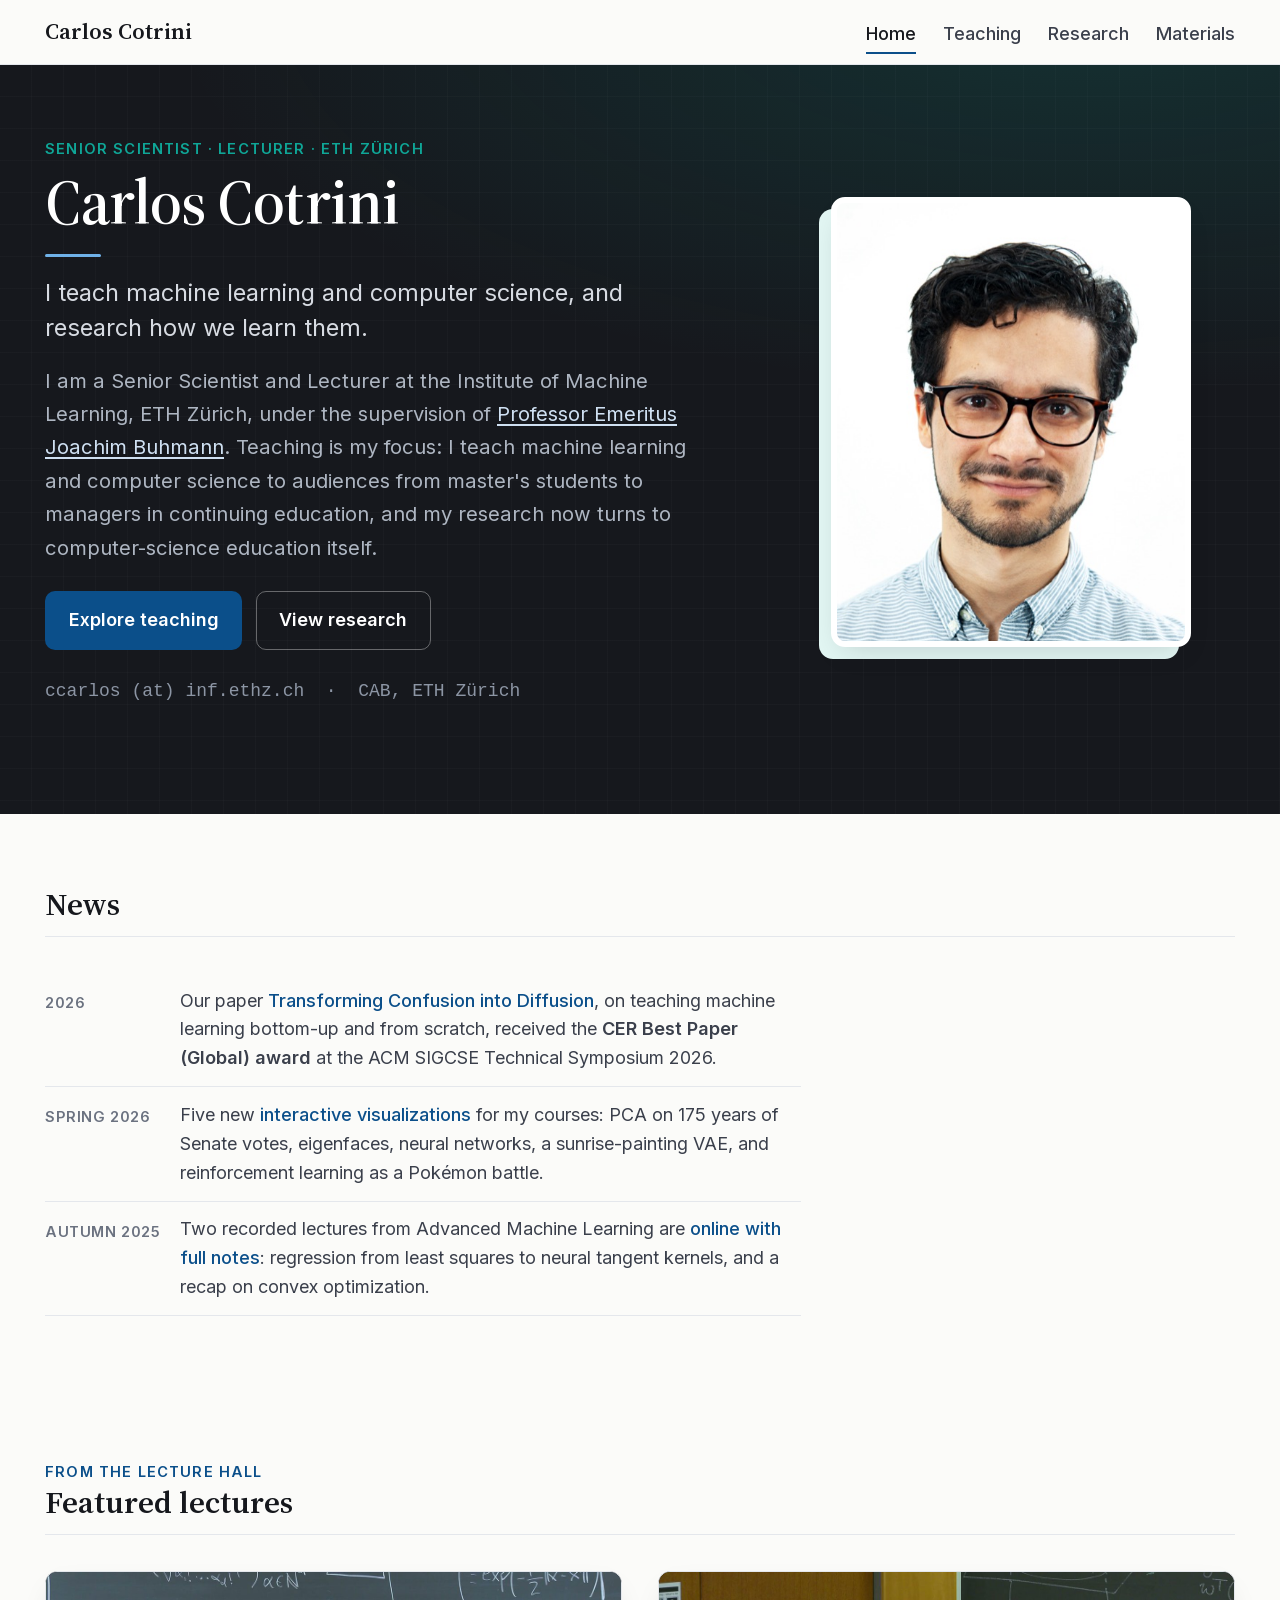
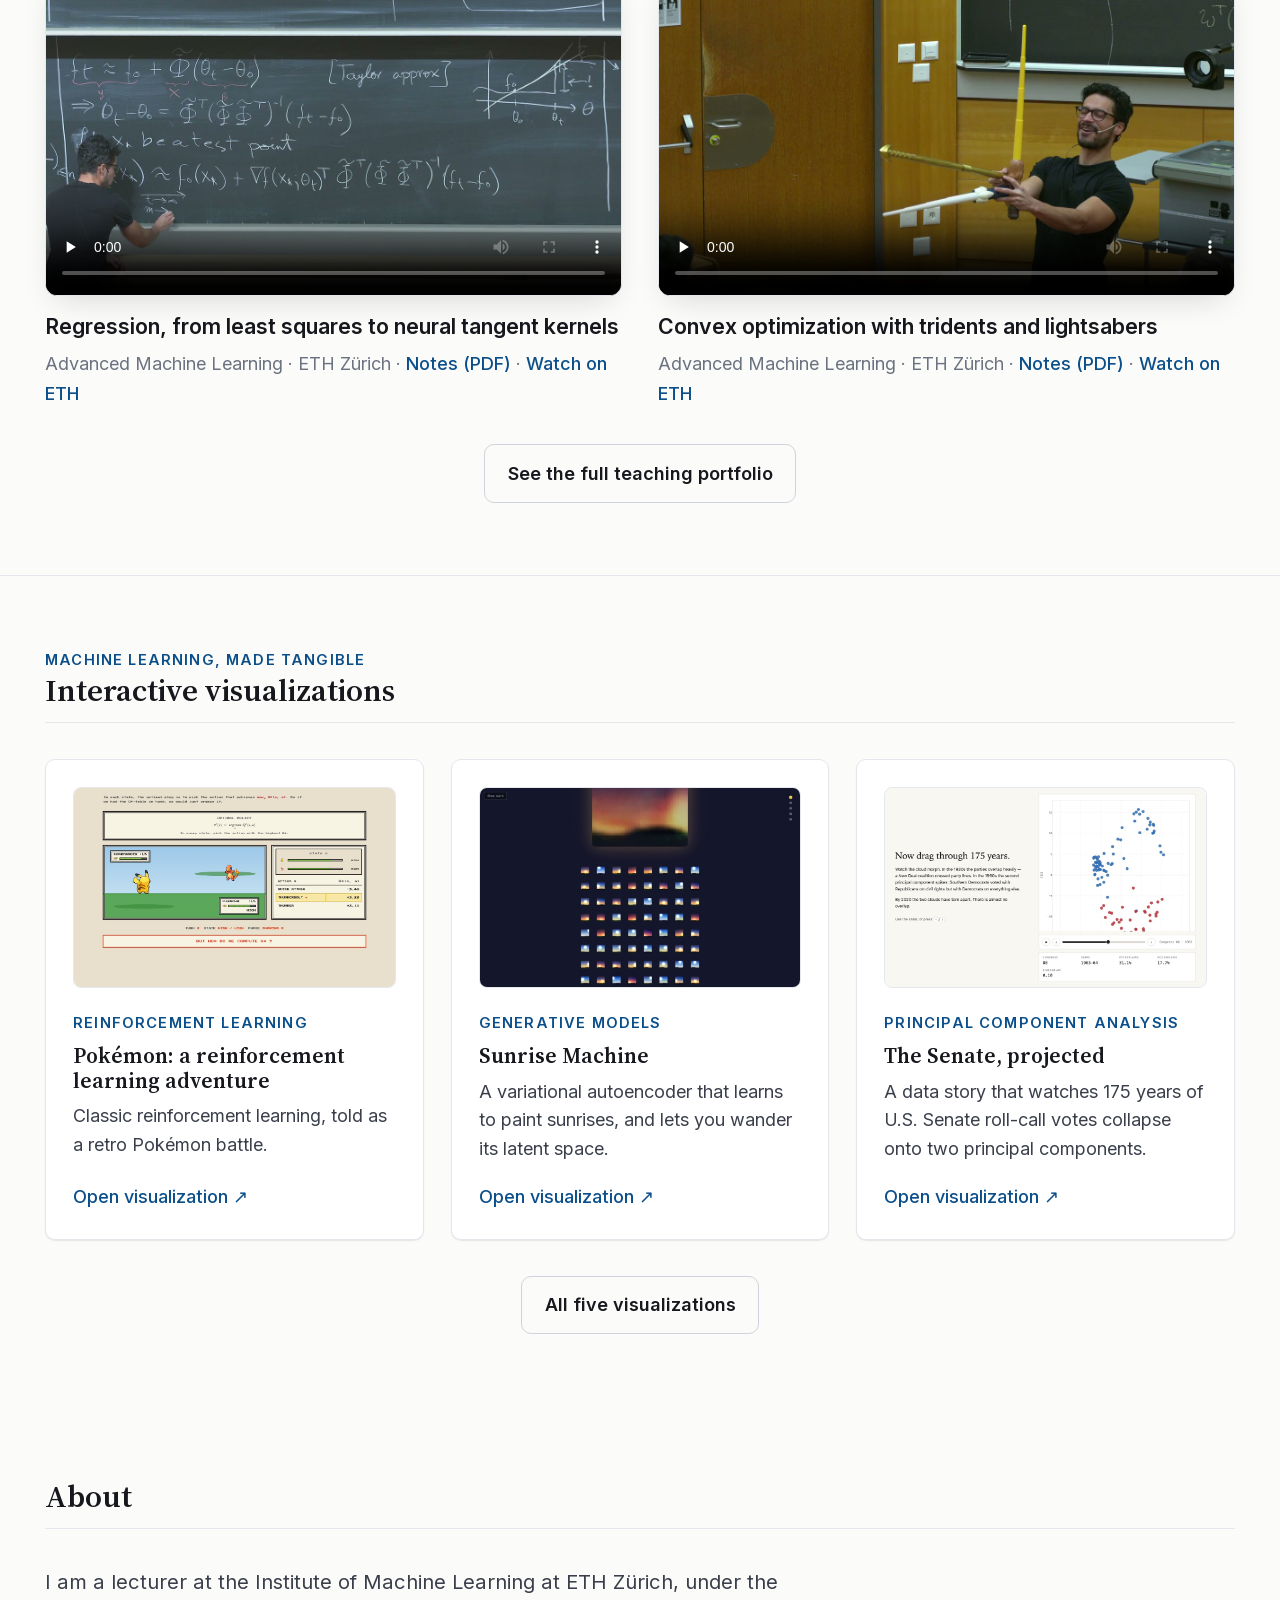
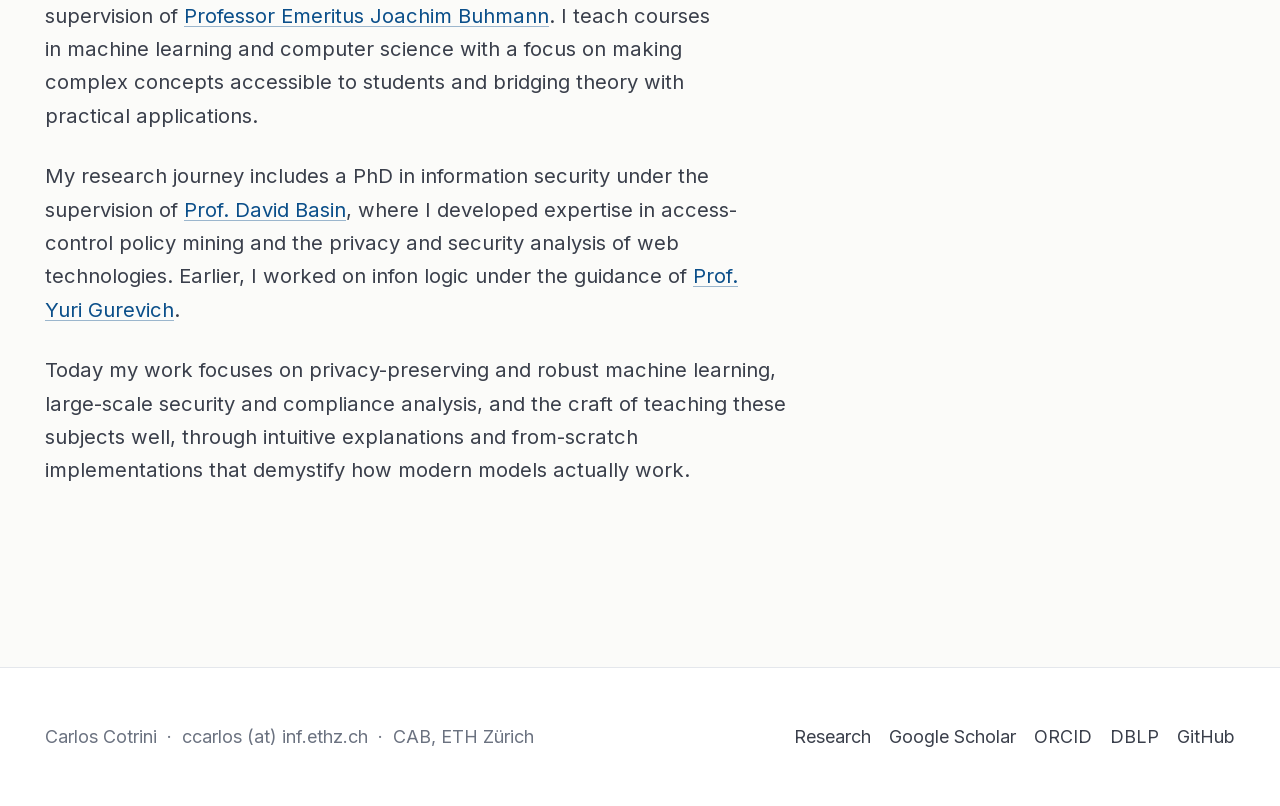
<file: index.html>
<!DOCTYPE html>
<html lang="en">
<head>
  <meta charset="UTF-8">
  <meta name="viewport" content="width=device-width, initial-scale=1">
  <title>Carlos Cotrini · Senior Scientist, ETH Zürich</title>
  <meta name="description" content="Carlos Cotrini is a Senior Scientist and lecturer at the Institute of Machine Learning, ETH Zürich, working on privacy-preserving machine learning, information security, and computer-science education.">
  <meta name="theme-color" content="#16181D">
  <link rel="canonical" href="https://carloscotrini.github.io/">
  <link rel="icon" href="favicon.ico" sizes="48x48">
  <link rel="icon" href="assets/favicon.svg" type="image/svg+xml">
  <link rel="apple-touch-icon" href="assets/apple-touch-icon.png">
  <link rel="stylesheet" href="styles.css">
  <meta property="og:type" content="website">
  <meta property="og:site_name" content="Carlos Cotrini">
  <meta property="og:title" content="Carlos Cotrini · Senior Scientist, ETH Zürich">
  <meta property="og:description" content="Privacy-preserving machine learning, information security, and computer-science education at ETH Zürich.">
  <meta property="og:url" content="https://carloscotrini.github.io/">
  <meta property="og:image" content="https://carloscotrini.github.io/assets/foto1-960.jpg">
  <meta property="og:image:width" content="960">
  <meta property="og:image:height" content="1271">
  <meta name="twitter:card" content="summary">
  <script type="application/ld+json">
  {
    "@context": "https://schema.org",
    "@type": "Person",
    "name": "Carlos Cotrini",
    "givenName": "Carlos",
    "familyName": "Cotrini",
    "jobTitle": "Senior Scientist and Lecturer",
    "worksFor": {"@type": "CollegeOrUniversity", "name": "ETH Zürich", "url": "https://ethz.ch/"},
    "url": "https://carloscotrini.github.io/",
    "image": "https://carloscotrini.github.io/assets/foto1-960.jpg",
    "sameAs": [
      "https://orcid.org/0009-0001-8167-2284",
      "https://scholar.google.com/citations?user=pyRIDr4AAAAJ",
      "https://dblp.org/pid/150/0652.html",
      "https://github.com/carloscotrini",
      "https://people.inf.ethz.ch/ccarlos/"
    ],
    "knowsAbout": ["Machine Learning", "Computer Science Education", "Information Security", "Privacy"]
  }
  </script>
</head>

<body>
  <a class="skip" href="#main">Skip to content</a>

  <header class="site-header">
    <nav class="nav" aria-label="Primary">
      <div class="nav__inner">
        <a href="index.html" class="nav__brand">Carlos Cotrini</a>
        <ul class="nav__links">
          <li><a class="nav__link" href="index.html" aria-current="page">Home</a></li>
          <li><a class="nav__link" href="teaching.html">Teaching</a></li>
          <li><a class="nav__link" href="research.html">Research</a></li>
          <li><a class="nav__link" href="materials.html">Materials</a></li>
        </ul>
        <button class="nav-toggle" aria-expanded="false" aria-controls="site-menu" aria-label="Menu">
          <span class="nav-toggle__bar"></span><span class="nav-toggle__bar"></span><span class="nav-toggle__bar"></span>
        </button>
      </div>
      <div id="site-menu" class="site-menu" hidden>
        <ul>
          <li><a href="index.html" aria-current="page">Home</a></li>
          <li><a href="teaching.html">Teaching</a></li>
          <li><a href="research.html">Research</a></li>
          <li><a href="materials.html">Materials</a></li>
        </ul>
      </div>
    </nav>
  </header>

  <main id="main">
    <!-- Hero -->
    <header class="hero">
      <div class="hero__inner">
        <div class="hero__text">
          <p class="eyebrow reveal reveal-1">Senior Scientist · Lecturer · ETH Zürich</p>
          <h1 class="hero__name reveal reveal-1">Carlos Cotrini</h1>
          <span class="ribbon reveal reveal-1"></span>
          <p class="hero__lead reveal reveal-2">I teach machine learning and computer science, and research how we learn them.</p>
          <p class="hero__bio reveal reveal-2">
            I am a Senior Scientist and Lecturer at the Institute of Machine Learning, ETH Zürich,
            under the supervision of <a href="https://inf.ethz.ch/people/person-detail.buhmann.html">Professor Emeritus Joachim Buhmann</a>.
            Teaching is my focus: I teach machine learning and computer science to audiences from
            master's students to managers in continuing education, and my research now turns to
            computer-science education itself.
          </p>
          <div class="hero__cta reveal reveal-3">
            <a class="btn" href="teaching.html">Explore teaching</a>
            <a class="btn btn--ghost-dark" href="research.html">View research</a>
          </div>
          <p class="hero__contact reveal reveal-3">ccarlos (at) inf.ethz.ch &nbsp;·&nbsp; CAB, ETH Zürich</p>
        </div>
        <figure class="hero__figure reveal reveal-2">
          <img class="hero__portrait"
               src="assets/foto1-480.jpg"
               srcset="assets/foto1-480.jpg 480w, assets/foto1-720.jpg 720w, assets/foto1-960.jpg 960w"
               sizes="(min-width:768px) 360px, 240px"
               width="360" height="450"
               alt="Portrait of Carlos Cotrini" fetchpriority="high" decoding="async">
        </figure>
      </div>
    </header>

    <!-- News -->
    <section class="section container" aria-labelledby="news-h">
      <h2 class="section__title" id="news-h">News</h2>
      <ul class="news">
        <li class="news__item">
          <span class="news__date">2026</span>
          <span class="news__text">Our paper <a href="https://doi.org/10.1145/3770762.3772595">Transforming Confusion into Diffusion</a>, on teaching machine learning bottom-up and from scratch, received the <strong>CER Best Paper (Global) award</strong> at the ACM SIGCSE Technical Symposium 2026.</span>
        </li>
        <li class="news__item">
          <span class="news__date">Spring 2026</span>
          <span class="news__text">Five new <a href="teaching.html#viz-h">interactive visualizations</a> for my courses: PCA on 175 years of Senate votes, eigenfaces, neural networks, a sunrise-painting VAE, and reinforcement learning as a Pokémon battle.</span>
        </li>
        <li class="news__item">
          <span class="news__date">Autumn 2025</span>
          <span class="news__text">Two recorded lectures from Advanced Machine Learning are <a href="teaching.html">online with full notes</a>: regression from least squares to neural tangent kernels, and a recap on convex optimization.</span>
        </li>
      </ul>
    </section>

    <!-- Featured lectures -->
    <section class="highlights" aria-labelledby="lectures-h">
      <div class="highlights__inner">
        <p class="eyebrow">From the lecture hall</p>
        <h2 class="section__title" id="lectures-h">Featured lectures</h2>
        <div class="lectures lectures--2">
          <div class="lecture">
            <div class="video-embed">
              <video controls preload="none" playsinline poster="assets/lectures/regression-poster.jpg">
                <source src="https://dist.tobira.ethz.ch/mh_default_org/engage-player/2b1bef42-3d2c-4ac6-ae84-906a6a440c44/a7ac7ef3-2f27-4599-987c-5e7129bf9c21/presentation-ddacb587-b693-4ee3-b415-654fab057101.mp4" type="video/mp4">
                <a href="https://video.ethz.ch/lectures/d-infk/2025/autumn/252-0535-00L/v/NkEf4TB7_8D">Watch on the ETH video portal</a>
              </video>
            </div>
            <div class="lecture__cap">
              <span class="lecture__title">Regression, from least squares to neural tangent kernels</span>
              <span class="lecture__meta">Advanced Machine Learning &middot; ETH Zürich &middot; <a href="assets/lectures/regression-notes.pdf">Notes (PDF)</a> &middot; <a href="https://video.ethz.ch/lectures/d-infk/2025/autumn/252-0535-00L/v/NkEf4TB7_8D">Watch on ETH</a></span>
            </div>
          </div>
          <div class="lecture">
            <div class="video-embed">
              <video controls preload="none" playsinline poster="assets/lectures/convex-poster.jpg">
                <source src="https://dist.tobira.ethz.ch/mh_default_org/engage-player/07e0b054-9b46-4f99-a434-f6312769e096/d23b8a7b-7cdb-4a13-bf91-f704ea0d7c63/presentation-1c708dfb-91d1-40b8-b94f-389f666540a1.mp4" type="video/mp4">
                <a href="https://video.ethz.ch/lectures/d-infk/2025/autumn/252-0535-00L/v/NgQcIcnBuOL">Watch on the ETH video portal</a>
              </video>
            </div>
            <div class="lecture__cap">
              <span class="lecture__title">Convex optimization with tridents and lightsabers</span>
              <span class="lecture__meta">Advanced Machine Learning &middot; ETH Zürich &middot; <a href="assets/lectures/convex-optimization-notes.pdf">Notes (PDF)</a> &middot; <a href="https://video.ethz.ch/lectures/d-infk/2025/autumn/252-0535-00L/v/NgQcIcnBuOL">Watch on ETH</a></span>
            </div>
          </div>
        </div>
        <p style="text-align:center;margin-top:2rem;"><a class="btn btn--ghost" href="teaching.html">See the full teaching portfolio</a></p>
      </div>
    </section>

    <!-- Featured visualizations -->
    <section class="section container" aria-labelledby="viz-home-h">
      <p class="eyebrow">Machine learning, made tangible</p>
      <h2 class="section__title" id="viz-home-h">Interactive visualizations</h2>
      <div class="cards cards--3">
        <article class="card">
          <a class="card__thumb-link" href="https://sml-fs26.github.io/classic_rl/pokemon-battle/" target="_blank" rel="noopener"><img class="card__thumb" src="assets/viz/pokemon-rl.jpg" alt="Pokemon: a reinforcement learning adventure" loading="lazy" width="1024" height="640"></a>
          <p class="eyebrow">Reinforcement learning</p>
          <h3 class="card__title"><a href="https://sml-fs26.github.io/classic_rl/pokemon-battle/" target="_blank" rel="noopener">Pokémon: a reinforcement learning adventure</a></h3>
          <p class="card__desc">Classic reinforcement learning, told as a retro Pokémon battle.</p>
          <p class="pub__links"><a href="https://sml-fs26.github.io/classic_rl/pokemon-battle/" target="_blank" rel="noopener">Open visualization &#8599;</a></p>
        </article>
        <article class="card">
          <a class="card__thumb-link" href="https://eth-bmai-fs26.github.io/vae_sunrises/" target="_blank" rel="noopener"><img class="card__thumb" src="assets/viz/sunrise-machine.jpg" alt="Sunrise Machine: a variational autoencoder" loading="lazy" width="1024" height="640"></a>
          <p class="eyebrow">Generative models</p>
          <h3 class="card__title"><a href="https://eth-bmai-fs26.github.io/vae_sunrises/" target="_blank" rel="noopener">Sunrise Machine</a></h3>
          <p class="card__desc">A variational autoencoder that learns to paint sunrises, and lets you wander its latent space.</p>
          <p class="pub__links"><a href="https://eth-bmai-fs26.github.io/vae_sunrises/" target="_blank" rel="noopener">Open visualization &#8599;</a></p>
        </article>
        <article class="card">
          <a class="card__thumb-link" href="https://sml-fs26.github.io/pca-kmeans-rf/congress-story/" target="_blank" rel="noopener"><img class="card__thumb" src="assets/viz/congress-story.jpg" alt="The Senate, projected: a PCA data story" loading="lazy" width="1024" height="640"></a>
          <p class="eyebrow">Principal component analysis</p>
          <h3 class="card__title"><a href="https://sml-fs26.github.io/pca-kmeans-rf/congress-story/" target="_blank" rel="noopener">The Senate, projected</a></h3>
          <p class="card__desc">A data story that watches 175 years of U.S. Senate roll-call votes collapse onto two principal components.</p>
          <p class="pub__links"><a href="https://sml-fs26.github.io/pca-kmeans-rf/congress-story/" target="_blank" rel="noopener">Open visualization &#8599;</a></p>
        </article>
      </div>
      <p style="text-align:center;margin-top:2rem;"><a class="btn btn--ghost" href="teaching.html#viz-h">All five visualizations</a></p>
    </section>

    <!-- About -->
    <section class="section container" aria-labelledby="about-h">
      <h2 class="section__title" id="about-h">About</h2>
      <div class="prose">
        <p>
          I am a lecturer at the Institute of Machine Learning at ETH Zürich, under the supervision of
          <a href="https://inf.ethz.ch/people/person-detail.buhmann.html">Professor Emeritus Joachim Buhmann</a>.
          I teach courses in machine learning and computer science with a focus on making complex
          concepts accessible to students and bridging theory with practical applications.
        </p>
        <p>
          My research journey includes a PhD in information security under the supervision of
          <a href="https://inf.ethz.ch/personal/basin/">Prof. David Basin</a>, where I developed
          expertise in access-control policy mining and the privacy and security analysis of
          web technologies. Earlier, I worked on infon logic under the guidance of
          <a href="http://web.eecs.umich.edu/~gurevich/">Prof. Yuri Gurevich</a>.
        </p>
        <p>
          Today my work focuses on privacy-preserving and robust machine learning, large-scale
          security and compliance analysis, and the craft of teaching these subjects well, through
          intuitive explanations and from-scratch implementations that demystify how modern models
          actually work.
        </p>
      </div>
    </section>
  </main>

  <footer class="site-footer" role="contentinfo">
    <div class="footer__inner">
      <div>Carlos Cotrini &nbsp;·&nbsp; ccarlos (at) inf.ethz.ch &nbsp;·&nbsp; CAB, ETH Zürich</div>
      <div class="footer__links">
        <a href="research.html">Research</a>
        <a href="https://scholar.google.com/citations?user=pyRIDr4AAAAJ">Google Scholar</a>
        <a href="https://orcid.org/0009-0001-8167-2284">ORCID</a>
        <a href="https://dblp.org/pid/150/0652.html">DBLP</a>
        <a href="https://github.com/carloscotrini">GitHub</a>
      </div>
    </div>
  </footer>

  <script src="nav.js" defer></script>
</body>
</html>
</file>
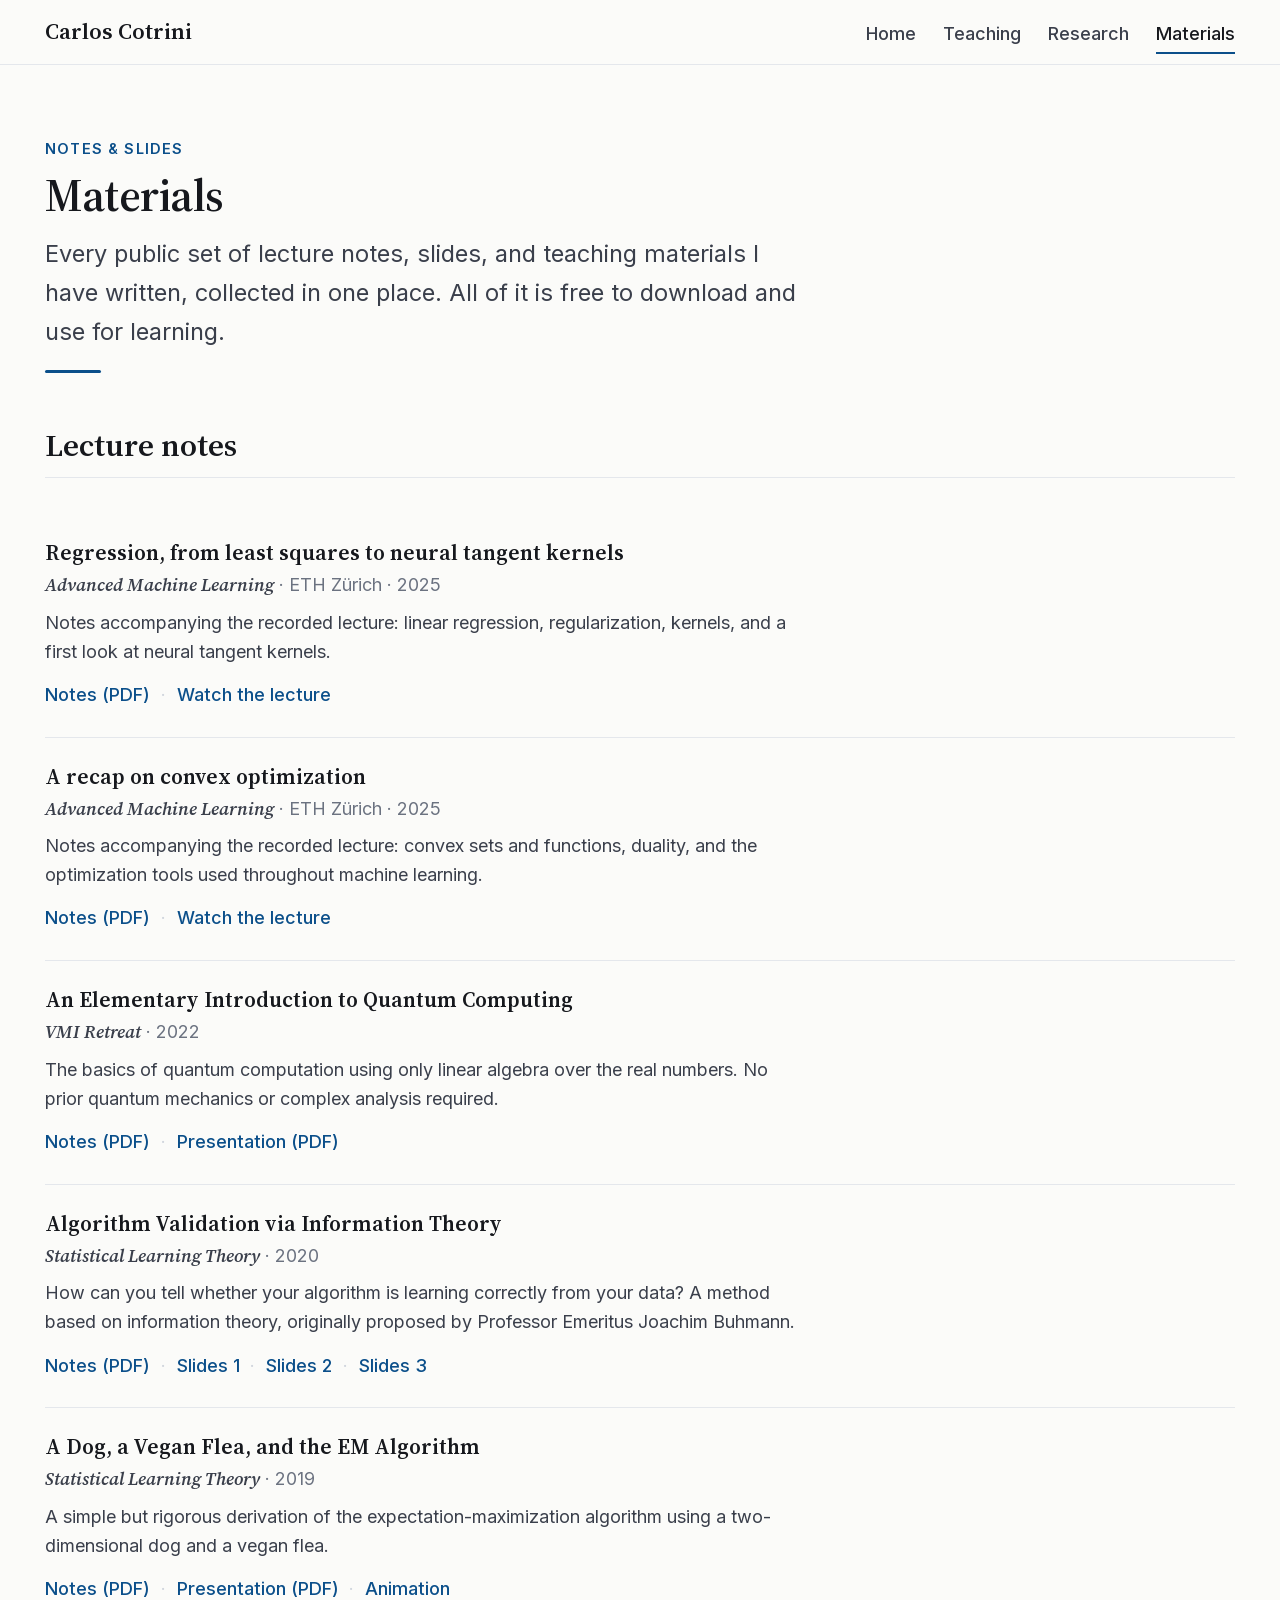
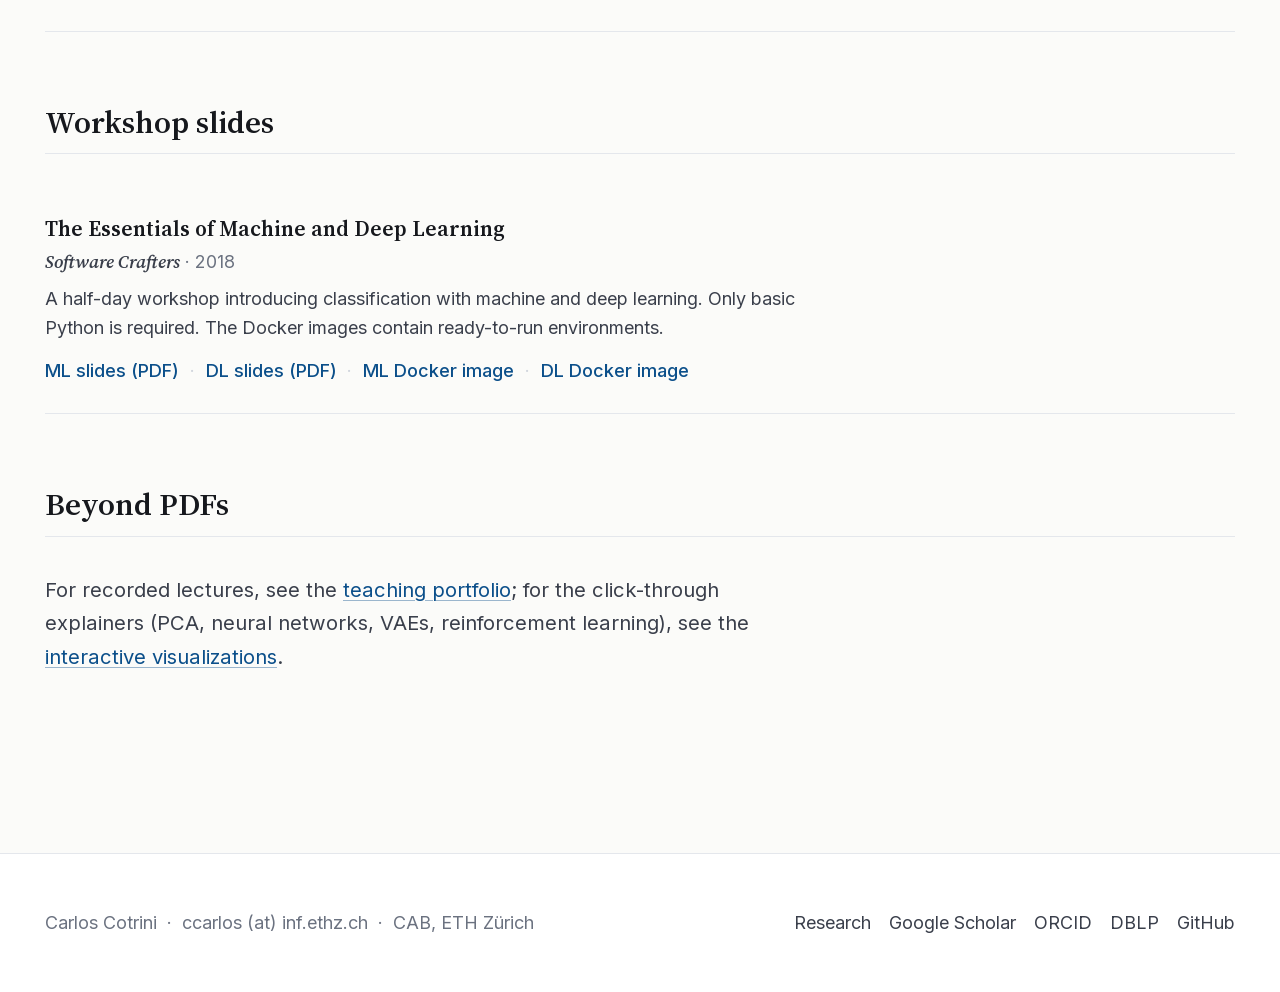
<file: materials.html>
<!DOCTYPE html>
<html lang="en">
<head>
  <meta charset="UTF-8">
  <meta name="viewport" content="width=device-width, initial-scale=1">
  <title>Materials · Carlos Cotrini</title>
  <meta name="description" content="All public lecture notes, slides, and teaching materials by Carlos Cotrini in one place: machine learning, quantum computing, the EM algorithm, model validation, and more.">
  <meta name="theme-color" content="#16181D">
  <link rel="canonical" href="https://carloscotrini.github.io/materials.html">
  <link rel="icon" href="favicon.ico" sizes="48x48">
  <link rel="icon" href="assets/favicon.svg" type="image/svg+xml">
  <link rel="apple-touch-icon" href="assets/apple-touch-icon.png">
  <link rel="stylesheet" href="styles.css">
  <meta property="og:type" content="website">
  <meta property="og:site_name" content="Carlos Cotrini">
  <meta property="og:title" content="Materials · Carlos Cotrini">
  <meta property="og:description" content="All public lecture notes, slides, and teaching materials in one place: machine learning, quantum computing, the EM algorithm, model validation, and more.">
  <meta property="og:url" content="https://carloscotrini.github.io/materials.html">
  <meta property="og:image" content="https://carloscotrini.github.io/assets/foto1-960.jpg">
  <meta property="og:image:width" content="960">
  <meta property="og:image:height" content="1271">
  <meta name="twitter:card" content="summary">
</head>

<body>
  <a class="skip" href="#main">Skip to content</a>

  <header class="site-header">
    <nav class="nav" aria-label="Primary">
      <div class="nav__inner">
        <a href="index.html" class="nav__brand">Carlos Cotrini</a>
        <ul class="nav__links">
          <li><a class="nav__link" href="index.html">Home</a></li>
          <li><a class="nav__link" href="teaching.html">Teaching</a></li>
          <li><a class="nav__link" href="research.html">Research</a></li>
          <li><a class="nav__link" href="materials.html" aria-current="page">Materials</a></li>
        </ul>
        <button class="nav-toggle" aria-expanded="false" aria-controls="site-menu" aria-label="Menu">
          <span class="nav-toggle__bar"></span><span class="nav-toggle__bar"></span><span class="nav-toggle__bar"></span>
        </button>
      </div>
      <div id="site-menu" class="site-menu" hidden>
        <ul>
          <li><a href="index.html">Home</a></li>
          <li><a href="teaching.html">Teaching</a></li>
          <li><a href="research.html">Research</a></li>
          <li><a href="materials.html" aria-current="page">Materials</a></li>
        </ul>
      </div>
    </nav>
  </header>

  <main id="main">
    <div class="container">
      <div class="opener">
        <p class="eyebrow">Notes &amp; slides</p>
        <h1 class="opener__title">Materials</h1>
        <p class="opener__sub">Every public set of lecture notes, slides, and teaching materials I have written, collected in one place. All of it is free to download and use for learning.</p>
        <span class="ribbon"></span>
      </div>

      <!-- Lecture notes -->
      <section class="section" aria-labelledby="notes-h" style="padding-top:0;">
        <h2 class="section__title" id="notes-h">Lecture notes</h2>
        <ol class="entrylist">
          <li class="entry">
            <h3 class="entry__title">Regression, from least squares to neural tangent kernels</h3>
            <p class="entry__meta"><cite>Advanced Machine Learning</cite> &middot; ETH Zürich &middot; 2025</p>
            <p class="entry__desc">Notes accompanying the recorded lecture: linear regression, regularization, kernels, and a first look at neural tangent kernels.</p>
            <p class="pub__links">
              <a href="assets/lectures/regression-notes.pdf">Notes (PDF)</a>
              <span class="sep">·</span>
              <a href="teaching.html">Watch the lecture</a>
            </p>
          </li>
          <li class="entry">
            <h3 class="entry__title">A recap on convex optimization</h3>
            <p class="entry__meta"><cite>Advanced Machine Learning</cite> &middot; ETH Zürich &middot; 2025</p>
            <p class="entry__desc">Notes accompanying the recorded lecture: convex sets and functions, duality, and the optimization tools used throughout machine learning.</p>
            <p class="pub__links">
              <a href="assets/lectures/convex-optimization-notes.pdf">Notes (PDF)</a>
              <span class="sep">·</span>
              <a href="teaching.html">Watch the lecture</a>
            </p>
          </li>
          <li class="entry">
            <h3 class="entry__title">An Elementary Introduction to Quantum Computing</h3>
            <p class="entry__meta"><cite>VMI Retreat</cite> &middot; 2022</p>
            <p class="entry__desc">The basics of quantum computation using only linear algebra over the real numbers. No prior quantum mechanics or complex analysis required.</p>
            <p class="pub__links">
              <a href="assets/qc/notes.pdf">Notes (PDF)</a>
              <span class="sep">·</span>
              <a href="https://people.inf.ethz.ch/ccarlos/assets/qc/presentation.pdf">Presentation (PDF)</a>
            </p>
          </li>
          <li class="entry">
            <h3 class="entry__title">Algorithm Validation via Information Theory</h3>
            <p class="entry__meta"><cite>Statistical Learning Theory</cite> &middot; 2020</p>
            <p class="entry__desc">How can you tell whether your algorithm is learning correctly from your data? A method based on information theory, originally proposed by Professor Emeritus Joachim Buhmann.</p>
            <p class="pub__links">
              <a href="assets/model_valid/notes.pdf">Notes (PDF)</a>
              <span class="sep">·</span>
              <a href="https://people.inf.ethz.ch/ccarlos/assets/model_valid/slides1.pdf">Slides 1</a>
              <span class="sep">·</span>
              <a href="https://people.inf.ethz.ch/ccarlos/assets/model_valid/slides2.pdf">Slides 2</a>
              <span class="sep">·</span>
              <a href="https://people.inf.ethz.ch/ccarlos/assets/model_valid/slides3.pdf">Slides 3</a>
            </p>
          </li>
          <li class="entry">
            <h3 class="entry__title">A Dog, a Vegan Flea, and the EM Algorithm</h3>
            <p class="entry__meta"><cite>Statistical Learning Theory</cite> &middot; 2019</p>
            <p class="entry__desc">A simple but rigorous derivation of the expectation-maximization algorithm using a two-dimensional dog and a vegan flea.</p>
            <p class="pub__links">
              <a href="assets/em/notes.pdf">Notes (PDF)</a>
              <span class="sep">·</span>
              <a href="assets/em/presentation.pdf">Presentation (PDF)</a>
              <span class="sep">·</span>
              <a href="assets/em/vegan_flea.gif">Animation</a>
            </p>
          </li>
        </ol>
      </section>

      <!-- Workshops -->
      <section class="section" aria-labelledby="workshops-h" style="padding-top:0;">
        <h2 class="section__title" id="workshops-h">Workshop slides</h2>
        <ol class="entrylist">
          <li class="entry">
            <h3 class="entry__title">The Essentials of Machine and Deep Learning</h3>
            <p class="entry__meta"><cite>Software Crafters</cite> &middot; 2018</p>
            <p class="entry__desc">A half-day workshop introducing classification with machine and deep learning. Only basic Python is required. The Docker images contain ready-to-run environments.</p>
            <p class="pub__links">
              <a href="assets/mldl/ml_workshop.pdf">ML slides (PDF)</a>
              <span class="sep">·</span>
              <a href="assets/mldl/dl_workshop.pdf">DL slides (PDF)</a>
              <span class="sep">·</span>
              <a href="https://hub.docker.com/r/carloscotrini/mlworkshop">ML Docker image</a>
              <span class="sep">·</span>
              <a href="https://hub.docker.com/r/carloscotrini/dlworkshop">DL Docker image</a>
            </p>
          </li>
        </ol>
      </section>

      <!-- Beyond PDFs -->
      <section class="section" aria-labelledby="more-h" style="padding-top:0;">
        <h2 class="section__title" id="more-h">Beyond PDFs</h2>
        <div class="prose">
          <p>
            For recorded lectures, see the <a href="teaching.html">teaching portfolio</a>; for the
            click-through explainers (PCA, neural networks, VAEs, reinforcement learning), see the
            <a href="teaching.html#viz-h">interactive visualizations</a>.
          </p>
        </div>
      </section>
    </div>
  </main>

  <footer class="site-footer" role="contentinfo">
    <div class="footer__inner">
      <div>Carlos Cotrini &nbsp;·&nbsp; ccarlos (at) inf.ethz.ch &nbsp;·&nbsp; CAB, ETH Zürich</div>
      <div class="footer__links">
        <a href="research.html">Research</a>
        <a href="https://scholar.google.com/citations?user=pyRIDr4AAAAJ">Google Scholar</a>
        <a href="https://orcid.org/0009-0001-8167-2284">ORCID</a>
        <a href="https://dblp.org/pid/150/0652.html">DBLP</a>
        <a href="https://github.com/carloscotrini">GitHub</a>
      </div>
    </div>
  </footer>

  <script src="nav.js" defer></script>
</body>
</html>
</file>
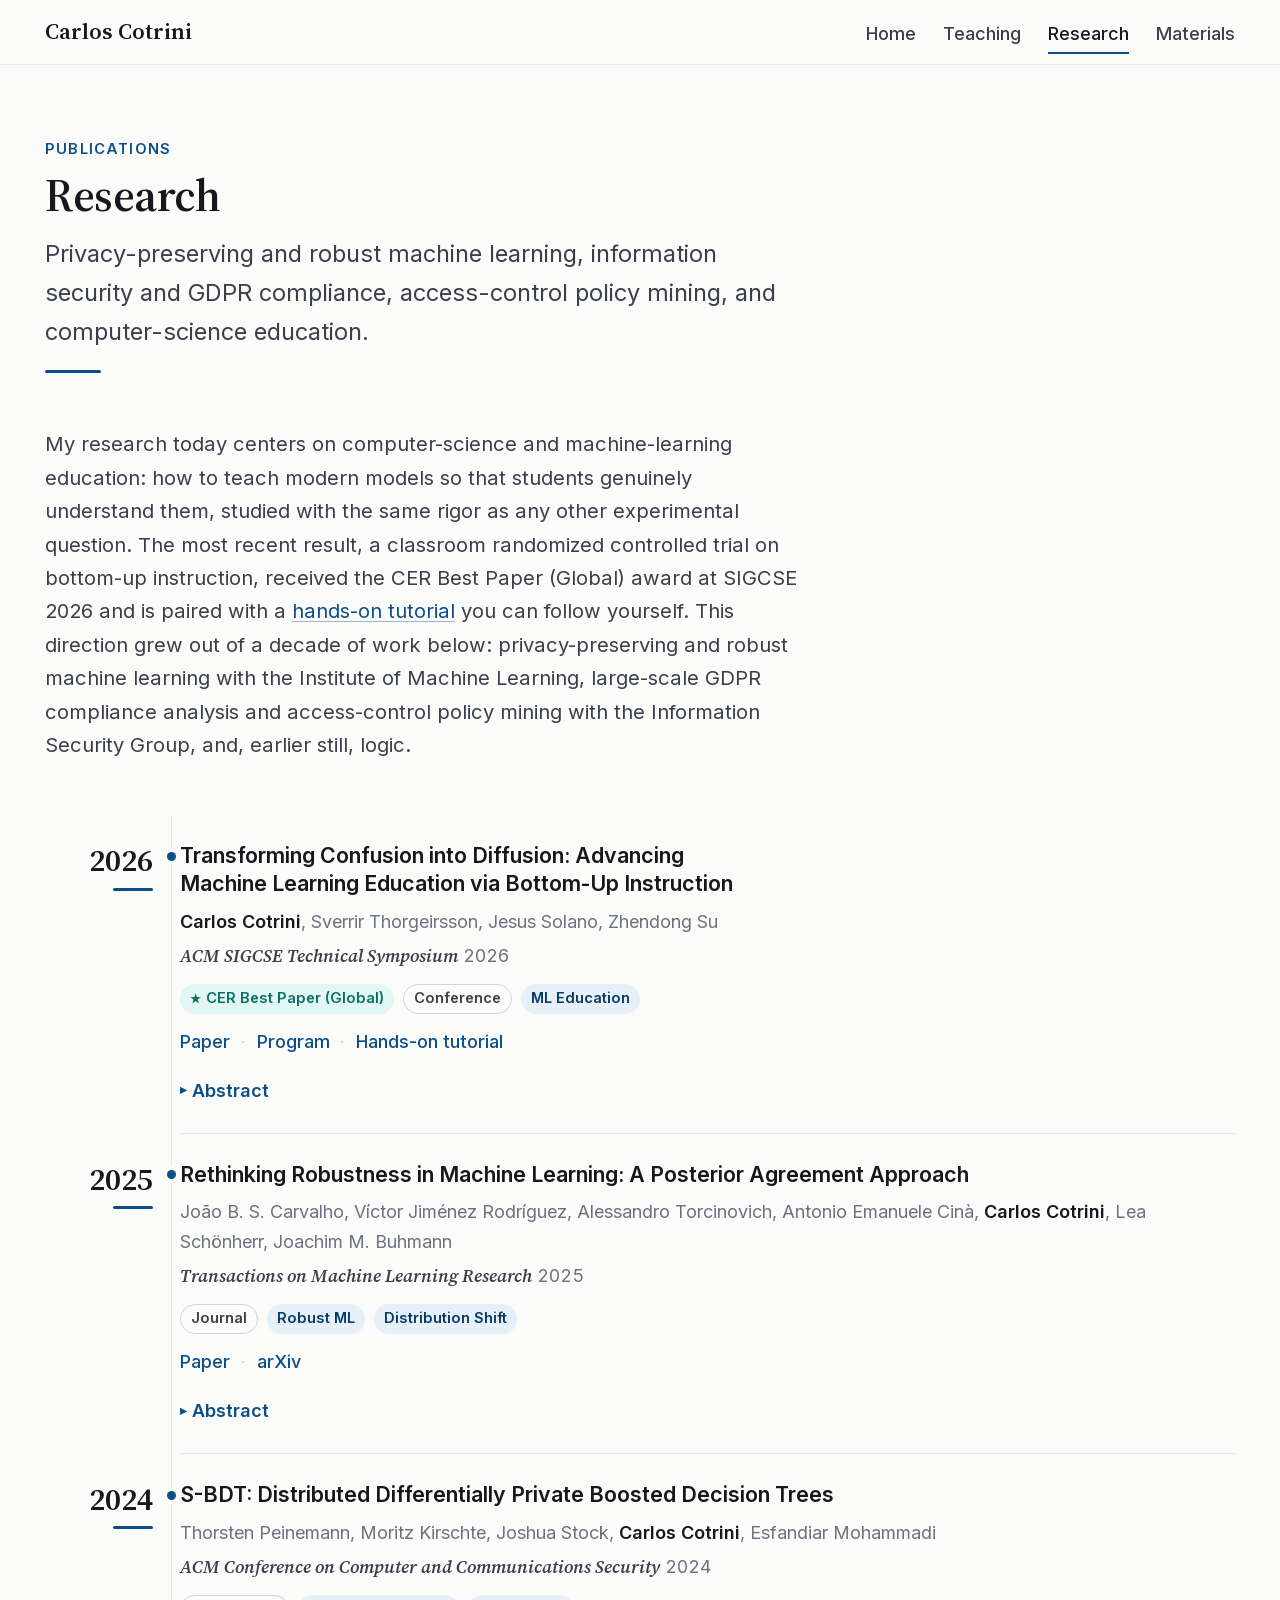
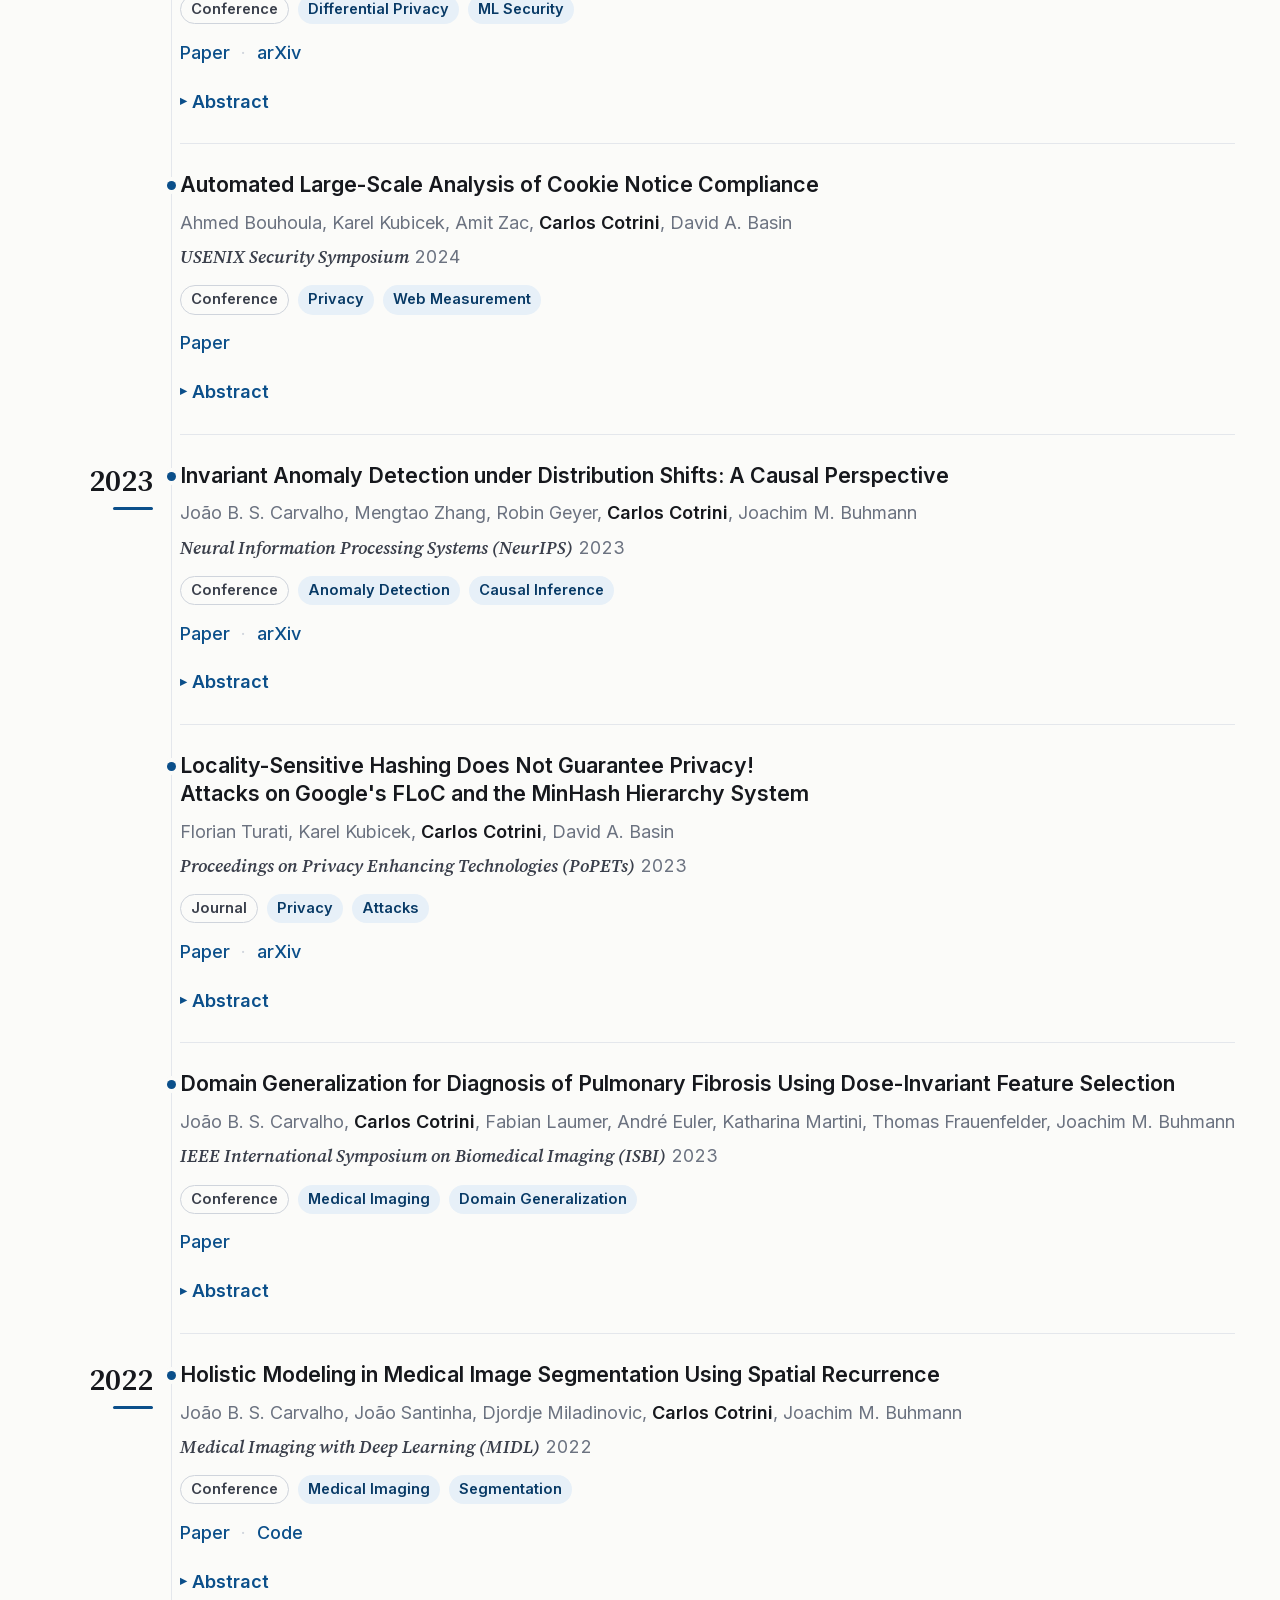
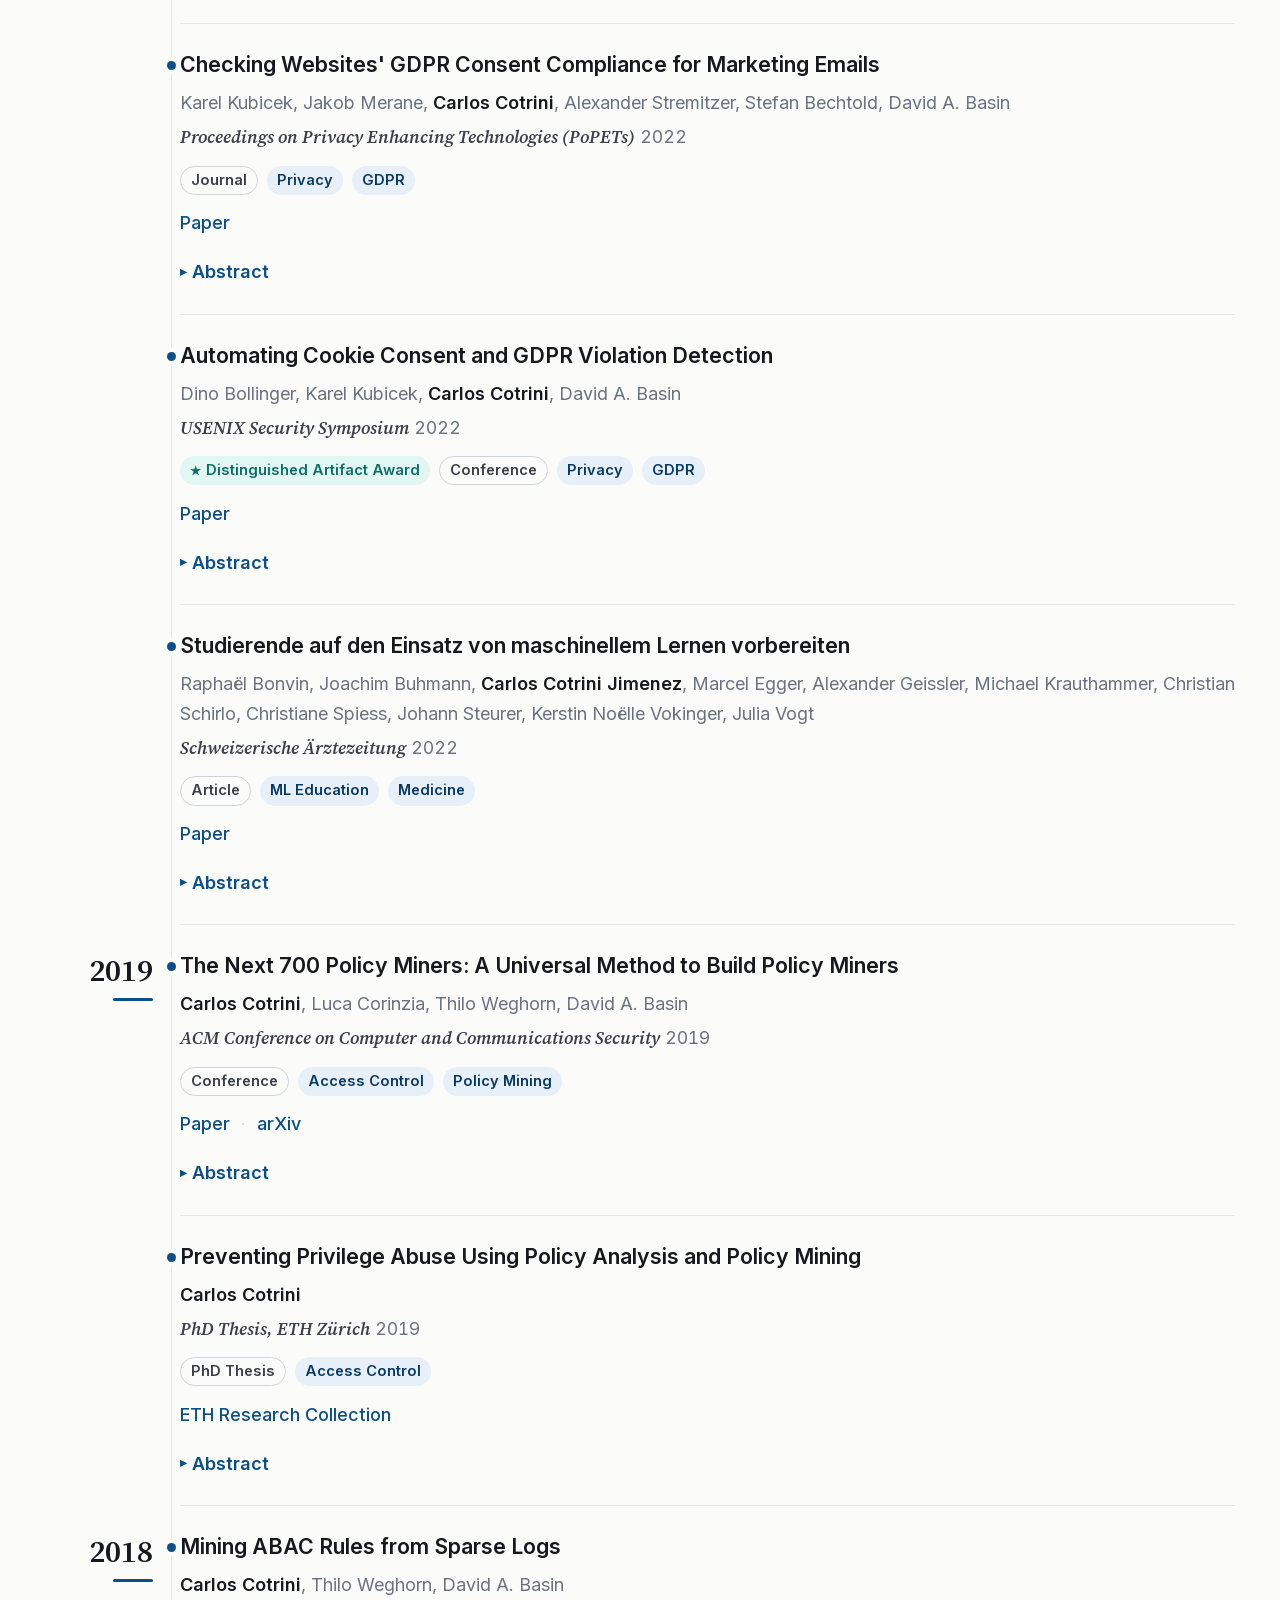
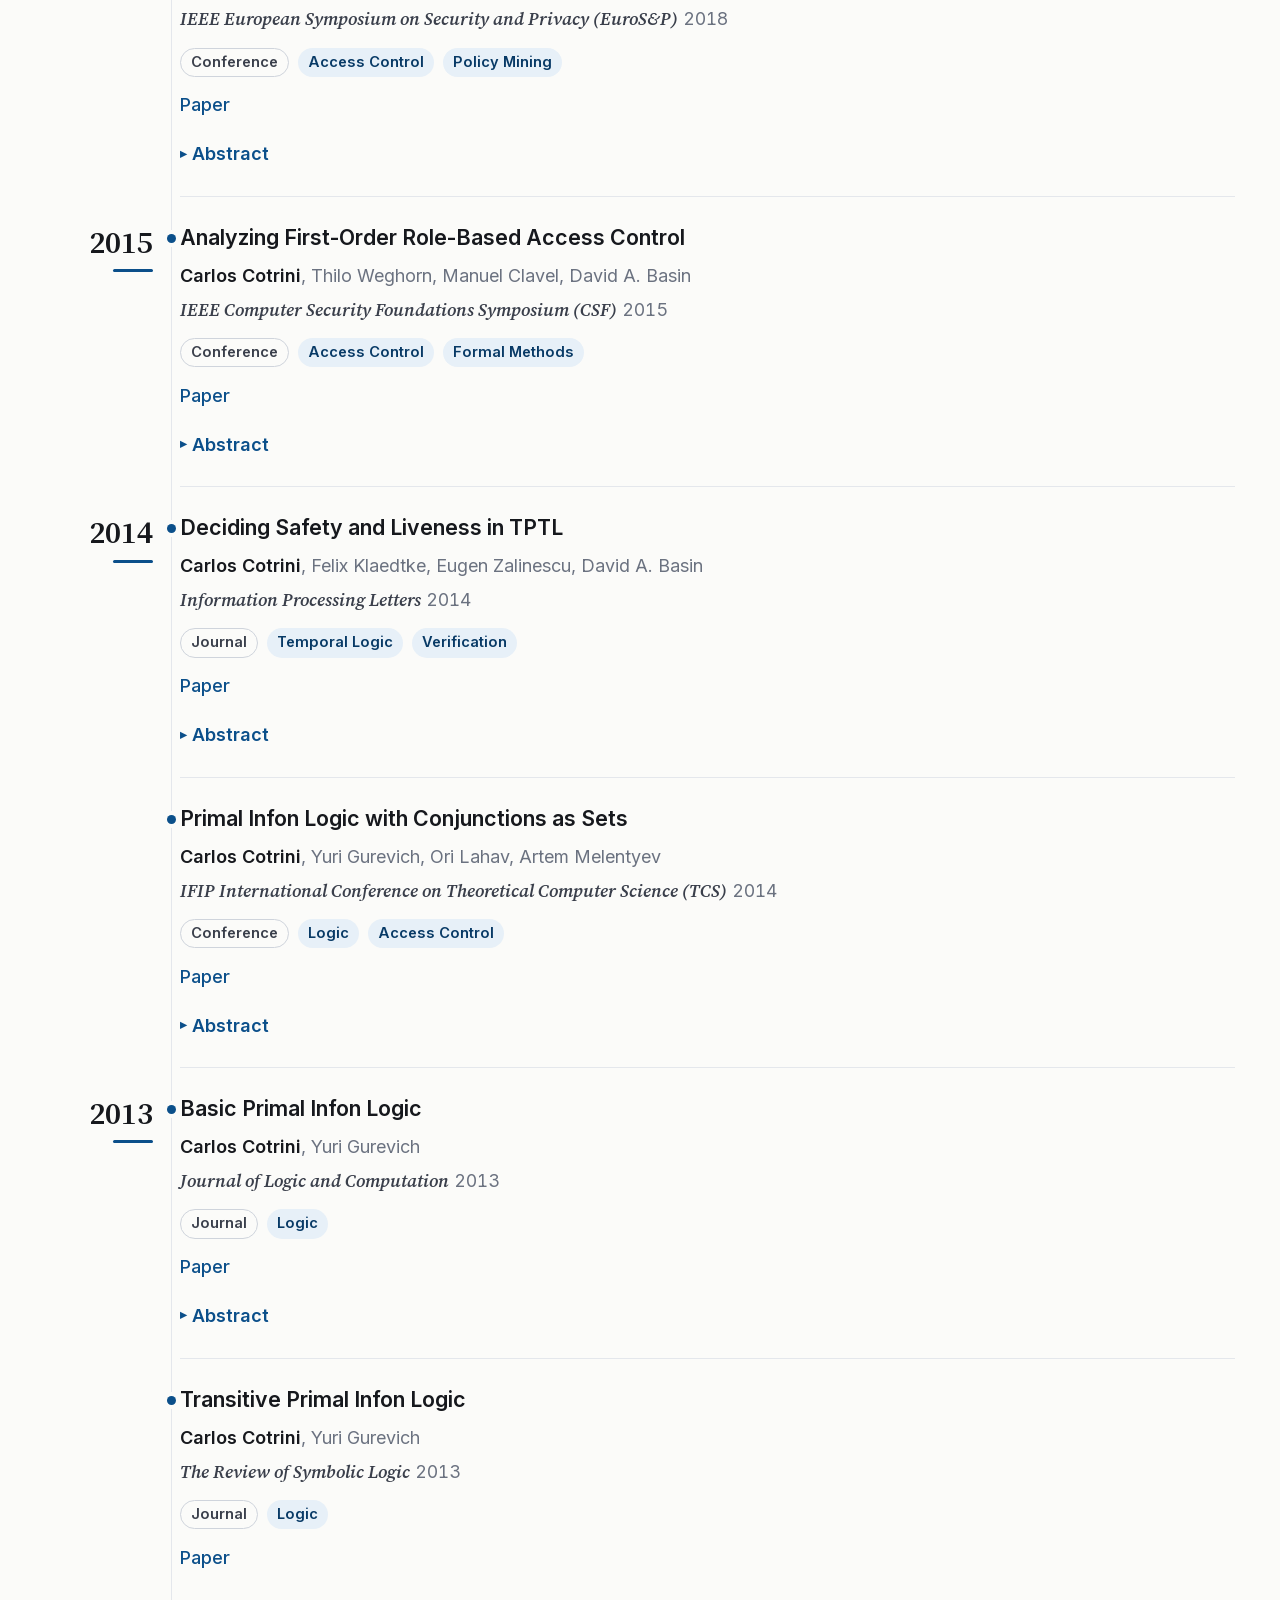
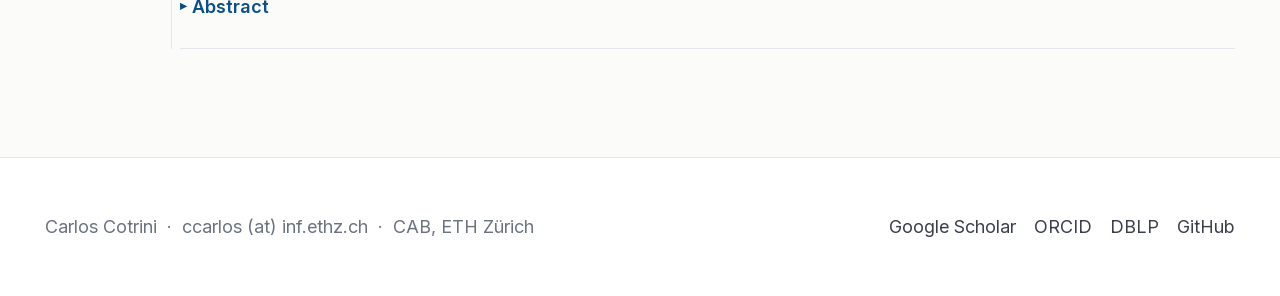
<file: research.html>
<!DOCTYPE html>
<html lang="en">
<head>
  <meta charset="UTF-8">
  <meta name="viewport" content="width=device-width, initial-scale=1">
  <title>Research · Carlos Cotrini</title>
  <meta name="description" content="Publications by Carlos Cotrini: privacy-preserving and robust machine learning, information security and GDPR compliance, access-control policy mining, and computer-science education.">
  <meta name="theme-color" content="#16181D">
  <link rel="canonical" href="https://carloscotrini.github.io/research.html">
  <link rel="icon" href="favicon.ico" sizes="48x48">
  <link rel="icon" href="assets/favicon.svg" type="image/svg+xml">
  <link rel="apple-touch-icon" href="assets/apple-touch-icon.png">
  <link rel="stylesheet" href="styles.css">
  <meta property="og:type" content="website">
  <meta property="og:site_name" content="Carlos Cotrini">
  <meta property="og:title" content="Research · Carlos Cotrini">
  <meta property="og:description" content="Publications: computer-science education, privacy-preserving and robust machine learning, information security and GDPR compliance, and access-control policy mining.">
  <meta property="og:url" content="https://carloscotrini.github.io/research.html">
  <meta property="og:image" content="https://carloscotrini.github.io/assets/foto1-960.jpg">
  <meta property="og:image:width" content="960">
  <meta property="og:image:height" content="1271">
  <meta name="twitter:card" content="summary">
</head>

<body>
  <a class="skip" href="#main">Skip to content</a>

  <header class="site-header">
    <nav class="nav" aria-label="Primary">
      <div class="nav__inner">
        <a href="index.html" class="nav__brand">Carlos Cotrini</a>
        <ul class="nav__links">
          <li><a class="nav__link" href="index.html">Home</a></li>
          <li><a class="nav__link" href="teaching.html">Teaching</a></li>
          <li><a class="nav__link" href="research.html" aria-current="page">Research</a></li>
          <li><a class="nav__link" href="materials.html">Materials</a></li>
        </ul>
        <button class="nav-toggle" aria-expanded="false" aria-controls="site-menu" aria-label="Menu">
          <span class="nav-toggle__bar"></span><span class="nav-toggle__bar"></span><span class="nav-toggle__bar"></span>
        </button>
      </div>
      <div id="site-menu" class="site-menu" hidden>
        <ul>
          <li><a href="index.html">Home</a></li>
          <li><a href="teaching.html">Teaching</a></li>
          <li><a href="research.html" aria-current="page">Research</a></li>
          <li><a href="materials.html">Materials</a></li>
        </ul>
      </div>
    </nav>
  </header>

  <main id="main">
    <div class="container">
      <div class="opener">
        <p class="eyebrow">Publications</p>
        <h1 class="opener__title">Research</h1>
        <p class="opener__sub">Privacy-preserving and robust machine learning, information security and GDPR compliance, access-control policy mining, and computer-science education.</p>
        <span class="ribbon"></span>
      </div>

      <div class="prose" style="margin-bottom:var(--s8);">
        <p>
          My research today centers on computer-science and machine-learning education: how to teach
          modern models so that students genuinely understand them, studied with the same rigor as any
          other experimental question. The most recent result, a classroom randomized controlled trial
          on bottom-up instruction, received the CER Best Paper (Global) award at SIGCSE 2026 and is
          paired with a <a href="teaching.html#tut-h">hands-on tutorial</a> you can follow yourself.
          This direction grew out of a decade of work below: privacy-preserving and robust machine
          learning with the Institute of Machine Learning, large-scale GDPR compliance analysis and
          access-control policy mining with the Information Security Group, and, earlier still, logic.
        </p>
      </div>

      <!-- 2026 -->
      <section class="pubyear" aria-labelledby="y-2026">
        <h2 class="pubyear__label" id="y-2026">2026<span class="ribbon"></span></h2>
        <ol class="publist">
          <li class="pub">
            <span class="pub__node" aria-hidden="true"></span>
            <h3 class="pub__title"><a href="https://doi.org/10.1145/3770762.3772595">Transforming Confusion into Diffusion: Advancing Machine Learning Education via Bottom-Up Instruction</a></h3>
            <p class="pub__authors"><strong>Carlos Cotrini</strong>, Sverrir Thorgeirsson, Jesus Solano, Zhendong Su</p>
            <p class="pub__venue"><cite>ACM SIGCSE Technical Symposium</cite> 2026</p>
            <ul class="pub__tags">
              <li class="badge badge--award">CER Best Paper (Global)</li>
              <li class="badge badge--type">Conference</li>
              <li class="badge">ML Education</li>
            </ul>
            <p class="pub__links">
              <a href="https://doi.org/10.1145/3770762.3772595">Paper</a>
              <span class="sep">·</span>
              <a href="https://sigcse2026.sigcse.org/details/sigcse-ts-2026-Papers/39/Transforming-Confusion-into-Diffusion-Advancing-Machine-Learning-Education-via-Botto">Program</a>
              <span class="sep">·</span>
              <a href="teaching.html#tut-h">Hands-on tutorial</a>
            </p>
            <details class="pub__abstract"><summary>Abstract</summary>
              <p>We introduce full-stack machine learning (FSML) instruction, which teaches students to build large language models and diffusion models from scratch rather than relying on high-level frameworks. In a classroom randomized controlled trial at ETH Zürich (N=208), FSML students scored about 10% higher on assessments of transformers and stable diffusion (p=0.006) and reported greater curiosity and engagement. The paper received the CER Best Paper (Global) award at SIGCSE 2026.</p>
            </details>
          </li>
        </ol>
      </section>

      <!-- 2025 -->
      <section class="pubyear" aria-labelledby="y-2025">
        <h2 class="pubyear__label" id="y-2025">2025<span class="ribbon"></span></h2>
        <ol class="publist">
          <li class="pub">
            <span class="pub__node" aria-hidden="true"></span>
            <h3 class="pub__title"><a href="https://openreview.net/forum?id=Bpc9uZ6kcg">Rethinking Robustness in Machine Learning: A Posterior Agreement Approach</a></h3>
            <p class="pub__authors">João B. S. Carvalho, Víctor Jiménez Rodríguez, Alessandro Torcinovich, Antonio Emanuele Cinà, <strong>Carlos Cotrini</strong>, Lea Schönherr, Joachim M. Buhmann</p>
            <p class="pub__venue"><cite>Transactions on Machine Learning Research</cite> 2025</p>
            <ul class="pub__tags">
              <li class="badge badge--type">Journal</li>
              <li class="badge">Robust ML</li>
              <li class="badge">Distribution Shift</li>
            </ul>
            <p class="pub__links">
              <a href="https://openreview.net/forum?id=Bpc9uZ6kcg">Paper</a>
              <span class="sep">·</span>
              <a href="https://arxiv.org/abs/2503.16271">arXiv</a>
            </p>
            <details class="pub__abstract"><summary>Abstract</summary>
              <p>Evaluating the robustness of machine-learning models under covariate shift usually relies on task metrics such as accuracy, which lack a clear theoretical grounding. We extend Posterior Agreement theory to the covariate-shift setting and derive a principled, supervision-free robustness measure. Across adversarial-learning and domain-generalization scenarios, it discriminates robustness more reliably than accuracy-based measures.</p>
            </details>
          </li>
        </ol>
      </section>

      <!-- 2024 -->
      <section class="pubyear" aria-labelledby="y-2024">
        <h2 class="pubyear__label" id="y-2024">2024<span class="ribbon"></span></h2>
        <ol class="publist">
          <li class="pub">
            <span class="pub__node" aria-hidden="true"></span>
            <h3 class="pub__title"><a href="https://doi.org/10.1145/3658644.3690301">S-BDT: Distributed Differentially Private Boosted Decision Trees</a></h3>
            <p class="pub__authors">Thorsten Peinemann, Moritz Kirschte, Joshua Stock, <strong>Carlos Cotrini</strong>, Esfandiar Mohammadi</p>
            <p class="pub__venue"><cite>ACM Conference on Computer and Communications Security</cite> 2024</p>
            <ul class="pub__tags">
              <li class="badge badge--type">Conference</li>
              <li class="badge">Differential Privacy</li>
              <li class="badge">ML Security</li>
            </ul>
            <p class="pub__links">
              <a href="https://doi.org/10.1145/3658644.3690301">Paper</a>
              <span class="sep">·</span>
              <a href="https://arxiv.org/abs/2309.12041">arXiv</a>
            </p>
            <details class="pub__abstract"><summary>Abstract</summary>
              <p>S-BDT is a differentially private distributed gradient-boosted decision-tree learner that improves the privacy and utility trade-off by using non-spherical multivariate Gaussian noise, with tight subsampling bounds folded into a Rényi filter for individual privacy accounting. It matches utility while saving roughly 30% to 50% in epsilon across the Abalone, Adult, and Spambase datasets, and improves further on non-IID data streams.</p>
            </details>
          </li>
          <li class="pub">
            <span class="pub__node" aria-hidden="true"></span>
            <h3 class="pub__title"><a href="https://www.usenix.org/conference/usenixsecurity24/presentation/bouhoula">Automated Large-Scale Analysis of Cookie Notice Compliance</a></h3>
            <p class="pub__authors">Ahmed Bouhoula, Karel Kubicek, Amit Zac, <strong>Carlos Cotrini</strong>, David A. Basin</p>
            <p class="pub__venue"><cite>USENIX Security Symposium</cite> 2024</p>
            <ul class="pub__tags">
              <li class="badge badge--type">Conference</li>
              <li class="badge">Privacy</li>
              <li class="badge">Web Measurement</li>
            </ul>
            <p class="pub__links">
              <a href="https://www.usenix.org/conference/usenixsecurity24/presentation/bouhoula">Paper</a>
            </p>
            <details class="pub__abstract"><summary>Abstract</summary>
              <p>We present the first general, automated, large-scale analysis of cookie-notice compliance. Our crawler interacts with cookie notices, reads declared processing purposes with natural-language processing, and compares them against the cookies actually set, across 97k EU-popular websites. We find that 65.4% of sites offering a rejection option likely collect user data despite explicit negative consent.</p>
            </details>
          </li>
        </ol>
      </section>

      <!-- 2023 -->
      <section class="pubyear" aria-labelledby="y-2023">
        <h2 class="pubyear__label" id="y-2023">2023<span class="ribbon"></span></h2>
        <ol class="publist">
          <li class="pub">
            <span class="pub__node" aria-hidden="true"></span>
            <h3 class="pub__title"><a href="https://proceedings.neurips.cc/paper_files/paper/2023/hash/b010241b9f1cdfc7d4c392db899cef86-Abstract-Conference.html">Invariant Anomaly Detection under Distribution Shifts: A Causal Perspective</a></h3>
            <p class="pub__authors">João B. S. Carvalho, Mengtao Zhang, Robin Geyer, <strong>Carlos Cotrini</strong>, Joachim M. Buhmann</p>
            <p class="pub__venue"><cite>Neural Information Processing Systems (NeurIPS)</cite> 2023</p>
            <ul class="pub__tags">
              <li class="badge badge--type">Conference</li>
              <li class="badge">Anomaly Detection</li>
              <li class="badge">Causal Inference</li>
            </ul>
            <p class="pub__links">
              <a href="https://proceedings.neurips.cc/paper_files/paper/2023/hash/b010241b9f1cdfc7d4c392db899cef86-Abstract-Conference.html">Paper</a>
              <span class="sep">·</span>
              <a href="https://arxiv.org/abs/2312.14329">arXiv</a>
            </p>
            <details class="pub__abstract"><summary>Abstract</summary>
              <p>Anomaly detection assumes that training and test data share a distribution, which breaks under distribution shift. Using causal inference, we identify a statistical property that ensures invariant representations and derive a regularizer that promotes partial distribution invariance across environments. Across six methods and both synthetic and real tasks, it markedly improves out-of-distribution robustness under covariate and domain shift.</p>
            </details>
          </li>
          <li class="pub">
            <span class="pub__node" aria-hidden="true"></span>
            <h3 class="pub__title"><a href="https://doi.org/10.56553/popets-2023-0101">Locality-Sensitive Hashing Does Not Guarantee Privacy! Attacks on Google's FLoC and the MinHash Hierarchy System</a></h3>
            <p class="pub__authors">Florian Turati, Karel Kubicek, <strong>Carlos Cotrini</strong>, David A. Basin</p>
            <p class="pub__venue"><cite>Proceedings on Privacy Enhancing Technologies (PoPETs)</cite> 2023</p>
            <ul class="pub__tags">
              <li class="badge badge--type">Journal</li>
              <li class="badge">Privacy</li>
              <li class="badge">Attacks</li>
            </ul>
            <p class="pub__links">
              <a href="https://doi.org/10.56553/popets-2023-0101">Paper</a>
              <span class="sep">·</span>
              <a href="https://arxiv.org/abs/2302.13635">arXiv</a>
            </p>
            <details class="pub__abstract"><summary>Abstract</summary>
              <p>We attack two privacy systems built on locality-sensitive hashing: Google's FLoC advertising proposal and the MinHash Hierarchy for mobile traffic. For FLoC we deanonymize users via Sybil attacks and reconstruct 10% or more of the browsing history for 30% of users using generative adversarial networks; for MinHash we confine a user's movement to about 10% of the geographic area. Our attacks refute the claimed pre-image resistance, anonymity, and differential-privacy guarantees.</p>
            </details>
          </li>
          <li class="pub">
            <span class="pub__node" aria-hidden="true"></span>
            <h3 class="pub__title"><a href="https://doi.org/10.1109/ISBI53787.2023.10230504">Domain Generalization for Diagnosis of Pulmonary Fibrosis Using Dose-Invariant Feature Selection</a></h3>
            <p class="pub__authors">João B. S. Carvalho, <strong>Carlos Cotrini</strong>, Fabian Laumer, André Euler, Katharina Martini, Thomas Frauenfelder, Joachim M. Buhmann</p>
            <p class="pub__venue"><cite>IEEE International Symposium on Biomedical Imaging (ISBI)</cite> 2023</p>
            <ul class="pub__tags">
              <li class="badge badge--type">Conference</li>
              <li class="badge">Medical Imaging</li>
              <li class="badge">Domain Generalization</li>
            </ul>
            <p class="pub__links">
              <a href="https://doi.org/10.1109/ISBI53787.2023.10230504">Paper</a>
            </p>
            <details class="pub__abstract"><summary>Abstract</summary>
              <p>Deep models for diagnosing pulmonary fibrosis from CT scans lose accuracy when the radiation dose differs from training. We make the learned representations invariant to dose through feature selection, without retraining the whole network. On unseen scans recorded at a different dose, this improves the F1 score by 6% to 15% over standard methods.</p>
            </details>
          </li>
        </ol>
      </section>

      <!-- 2022 -->
      <section class="pubyear" aria-labelledby="y-2022">
        <h2 class="pubyear__label" id="y-2022">2022<span class="ribbon"></span></h2>
        <ol class="publist">
          <li class="pub">
            <span class="pub__node" aria-hidden="true"></span>
            <h3 class="pub__title"><a href="https://openreview.net/forum?id=avqFDNyt0Dj">Holistic Modeling in Medical Image Segmentation Using Spatial Recurrence</a></h3>
            <p class="pub__authors">João B. S. Carvalho, João Santinha, Djordje Miladinovic, <strong>Carlos Cotrini</strong>, Joachim M. Buhmann</p>
            <p class="pub__venue"><cite>Medical Imaging with Deep Learning (MIDL)</cite> 2022</p>
            <ul class="pub__tags">
              <li class="badge badge--type">Conference</li>
              <li class="badge">Medical Imaging</li>
              <li class="badge">Segmentation</li>
            </ul>
            <p class="pub__links">
              <a href="https://openreview.net/forum?id=avqFDNyt0Dj">Paper</a>
              <span class="sep">·</span>
              <a href="https://github.com/JoaoCarv/holistic-seg">Code</a>
            </p>
            <details class="pub__abstract"><summary>Abstract</summary>
              <p>Medical-image segmentation needs both local detail and a holistic view that captures long-range spatial dependencies, which the state of the art does not provide. We introduce a deep architecture endowed with spatial recurrence, using gated recurrent units that traverse the feature map directionally to enlarge each layer's receptive field and model non-adjacent pixel relationships.</p>
            </details>
          </li>
          <li class="pub">
            <span class="pub__node" aria-hidden="true"></span>
            <h3 class="pub__title"><a href="https://doi.org/10.2478/popets-2022-0046">Checking Websites' GDPR Consent Compliance for Marketing Emails</a></h3>
            <p class="pub__authors">Karel Kubicek, Jakob Merane, <strong>Carlos Cotrini</strong>, Alexander Stremitzer, Stefan Bechtold, David A. Basin</p>
            <p class="pub__venue"><cite>Proceedings on Privacy Enhancing Technologies (PoPETs)</cite> 2022</p>
            <ul class="pub__tags">
              <li class="badge badge--type">Journal</li>
              <li class="badge">Privacy</li>
              <li class="badge">GDPR</li>
            </ul>
            <p class="pub__links">
              <a href="https://doi.org/10.2478/popets-2022-0046">Paper</a>
            </p>
            <details class="pub__abstract"><summary>Abstract</summary>
              <p>Marketing emails require freely given, specific, informed, and unambiguous consent under the ePrivacy Directive and the GDPR. We design a labeling of legal characteristics for websites and emails, yielding a simple decision procedure for potential violations. Evaluating 1000 websites and the 5000 resulting emails, we find potential violations on 21.9% of sites, in the registration process (17.3%) or in email communication (17.7%).</p>
            </details>
          </li>
          <li class="pub">
            <span class="pub__node" aria-hidden="true"></span>
            <h3 class="pub__title"><a href="https://www.usenix.org/conference/usenixsecurity22/presentation/bollinger">Automating Cookie Consent and GDPR Violation Detection</a></h3>
            <p class="pub__authors">Dino Bollinger, Karel Kubicek, <strong>Carlos Cotrini</strong>, David A. Basin</p>
            <p class="pub__venue"><cite>USENIX Security Symposium</cite> 2022</p>
            <ul class="pub__tags">
              <li class="badge badge--award">Distinguished Artifact Award</li>
              <li class="badge badge--type">Conference</li>
              <li class="badge">Privacy</li>
              <li class="badge">GDPR</li>
            </ul>
            <p class="pub__links">
              <a href="https://www.usenix.org/conference/usenixsecurity22/presentation/bollinger">Paper</a>
            </p>
            <details class="pub__abstract"><summary>Abstract</summary>
              <p>The GDPR requires websites to inform users about data collection and request cookie consent, yet most offer no real choice or use dark patterns. Analyzing cookie banners on nearly 30k websites, we identify six novel violation types and find at least one potential violation on 94.7% of them. We release CookieBlock, a browser extension that uses machine learning to enforce GDPR cookie consent on the client.</p>
            </details>
          </li>
          <li class="pub">
            <span class="pub__node" aria-hidden="true"></span>
            <h3 class="pub__title"><a href="https://doi.org/10.4414/saez.2022.20391">Studierende auf den Einsatz von maschinellem Lernen vorbereiten</a></h3>
            <p class="pub__authors">Raphaël Bonvin, Joachim Buhmann, <strong>Carlos Cotrini Jimenez</strong>, Marcel Egger, Alexander Geissler, Michael Krauthammer, Christian Schirlo, Christiane Spiess, Johann Steurer, Kerstin Noëlle Vokinger, Julia Vogt</p>
            <p class="pub__venue"><cite>Schweizerische Ärztezeitung</cite> 2022</p>
            <ul class="pub__tags">
              <li class="badge badge--type">Article</li>
              <li class="badge">ML Education</li>
              <li class="badge">Medicine</li>
            </ul>
            <p class="pub__links">
              <a href="https://doi.org/10.4414/saez.2022.20391">Paper</a>
            </p>
            <details class="pub__abstract"><summary>Abstract</summary>
              <p>Die Digitalisierung hat die Medizin bereits verändert und wird die ärztliche Tätigkeit weiter stark beeinflussen. Die Arbeitsgruppe «Digitalisierung der Medizin» hat deshalb Lernziele erarbeitet, damit sich angehende Ärztinnen und Ärzte bereits im Studium mit den Methoden und Einsatzmöglichkeiten des maschinellen Lernens auseinandersetzen.</p>
            </details>
          </li>
        </ol>
      </section>

      <!-- 2019 -->
      <section class="pubyear" aria-labelledby="y-2019">
        <h2 class="pubyear__label" id="y-2019">2019<span class="ribbon"></span></h2>
        <ol class="publist">
          <li class="pub">
            <span class="pub__node" aria-hidden="true"></span>
            <h3 class="pub__title"><a href="https://doi.org/10.1145/3319535.3354196">The Next 700 Policy Miners: A Universal Method to Build Policy Miners</a></h3>
            <p class="pub__authors"><strong>Carlos Cotrini</strong>, Luca Corinzia, Thilo Weghorn, David A. Basin</p>
            <p class="pub__venue"><cite>ACM Conference on Computer and Communications Security</cite> 2019</p>
            <ul class="pub__tags">
              <li class="badge badge--type">Conference</li>
              <li class="badge">Access Control</li>
              <li class="badge">Policy Mining</li>
            </ul>
            <p class="pub__links">
              <a href="https://doi.org/10.1145/3319535.3354196">Paper</a>
              <span class="sep">·</span>
              <a href="https://arxiv.org/abs/1908.05994">arXiv</a>
            </p>
            <details class="pub__abstract"><summary>Abstract</summary>
              <p>Designing a policy miner for each access-control language has required specialized algorithms. We present Unicorn, a universal method that streamlines building policy miners for many languages, including ABAC, RBAC, RBAC with user-attribute and spatio-temporal constraints, and an expressive fragment of XACML; for the last two, no policy miner existed before. It needs only a language specification and a fitness metric.</p>
            </details>
          </li>
          <li class="pub">
            <span class="pub__node" aria-hidden="true"></span>
            <h3 class="pub__title"><a href="https://doi.org/10.3929/ethz-b-000345941">Preventing Privilege Abuse Using Policy Analysis and Policy Mining</a></h3>
            <p class="pub__authors"><strong>Carlos Cotrini</strong></p>
            <p class="pub__venue"><cite>PhD Thesis, ETH Zürich</cite> 2019</p>
            <ul class="pub__tags">
              <li class="badge badge--type">PhD Thesis</li>
              <li class="badge">Access Control</li>
            </ul>
            <p class="pub__links">
              <a href="https://doi.org/10.3929/ethz-b-000345941">ETH Research Collection</a>
            </p>
            <details class="pub__abstract"><summary>Abstract</summary>
              <p>My doctoral dissertation addresses privilege abuse, where users hold more permissions than they need and systems become vulnerable to insider exploitation. It combines policy analysis and policy mining for role-based and attribute-based access control to detect and prevent overly permissive policies. Completed at the Information Security Group of ETH Zürich under the supervision of Prof. David Basin.</p>
            </details>
          </li>
        </ol>
      </section>

      <!-- 2018 -->
      <section class="pubyear" aria-labelledby="y-2018">
        <h2 class="pubyear__label" id="y-2018">2018<span class="ribbon"></span></h2>
        <ol class="publist">
          <li class="pub">
            <span class="pub__node" aria-hidden="true"></span>
            <h3 class="pub__title"><a href="https://doi.org/10.1109/EuroSP.2018.00011">Mining ABAC Rules from Sparse Logs</a></h3>
            <p class="pub__authors"><strong>Carlos Cotrini</strong>, Thilo Weghorn, David A. Basin</p>
            <p class="pub__venue"><cite>IEEE European Symposium on Security and Privacy (EuroS&amp;P)</cite> 2018</p>
            <ul class="pub__tags">
              <li class="badge badge--type">Conference</li>
              <li class="badge">Access Control</li>
              <li class="badge">Policy Mining</li>
            </ul>
            <p class="pub__links">
              <a href="https://doi.org/10.1109/EuroSP.2018.00011">Paper</a>
            </p>
            <details class="pub__abstract"><summary>Abstract</summary>
              <p>Access logs are sparse, recording only a fraction of possible requests, and existing ABAC mining methods then produce overly permissive rules. We define reliability, a measure of overpermissiveness, and show why confidence and entropy fail to capture it. Building on subgroup discovery and reliability, we design Rhapsody, the first ABAC mining algorithm with correctness guarantees.</p>
            </details>
          </li>
        </ol>
      </section>

      <!-- 2015 -->
      <section class="pubyear" aria-labelledby="y-2015">
        <h2 class="pubyear__label" id="y-2015">2015<span class="ribbon"></span></h2>
        <ol class="publist">
          <li class="pub">
            <span class="pub__node" aria-hidden="true"></span>
            <h3 class="pub__title"><a href="https://doi.org/10.1109/CSF.2015.8">Analyzing First-Order Role-Based Access Control</a></h3>
            <p class="pub__authors"><strong>Carlos Cotrini</strong>, Thilo Weghorn, Manuel Clavel, David A. Basin</p>
            <p class="pub__venue"><cite>IEEE Computer Security Foundations Symposium (CSF)</cite> 2015</p>
            <ul class="pub__tags">
              <li class="badge badge--type">Conference</li>
              <li class="badge">Access Control</li>
              <li class="badge">Formal Methods</li>
            </ul>
            <p class="pub__links">
              <a href="https://doi.org/10.1109/CSF.2015.8">Paper</a>
            </p>
            <details class="pub__abstract"><summary>Abstract</summary>
              <p>We propose FORBAC, a first-order-logic extension of RBAC expressive enough to formalize a wide range of access-control policies, yet simple enough that relevant analysis queries stay in NP. We answer queries efficiently by reducing them to satisfiability modulo theories and using off-the-shelf SMT solvers, illustrated by a case study of a European bank.</p>
            </details>
          </li>
        </ol>
      </section>

      <!-- 2014 -->
      <section class="pubyear" aria-labelledby="y-2014">
        <h2 class="pubyear__label" id="y-2014">2014<span class="ribbon"></span></h2>
        <ol class="publist">
          <li class="pub">
            <span class="pub__node" aria-hidden="true"></span>
            <h3 class="pub__title"><a href="https://doi.org/10.1016/j.ipl.2014.06.005">Deciding Safety and Liveness in TPTL</a></h3>
            <p class="pub__authors"><strong>Carlos Cotrini</strong>, Felix Klaedtke, Eugen Zalinescu, David A. Basin</p>
            <p class="pub__venue"><cite>Information Processing Letters</cite> 2014</p>
            <ul class="pub__tags">
              <li class="badge badge--type">Journal</li>
              <li class="badge">Temporal Logic</li>
              <li class="badge">Verification</li>
            </ul>
            <p class="pub__links">
              <a href="https://doi.org/10.1016/j.ipl.2014.06.005">Paper</a>
            </p>
            <details class="pub__abstract"><summary>Abstract</summary>
              <p>We show that deciding whether a TPTL formula describes a safety property is EXPSPACE-complete, and that deciding whether it describes a liveness property is in 2-EXPSPACE. Our algorithms extend Sistla's for the corresponding LTL problems to the timed setting.</p>
            </details>
          </li>
          <li class="pub">
            <span class="pub__node" aria-hidden="true"></span>
            <h3 class="pub__title"><a href="https://doi.org/10.1007/978-3-662-44602-7_19">Primal Infon Logic with Conjunctions as Sets</a></h3>
            <p class="pub__authors"><strong>Carlos Cotrini</strong>, Yuri Gurevich, Ori Lahav, Artem Melentyev</p>
            <p class="pub__venue"><cite>IFIP International Conference on Theoretical Computer Science (TCS)</cite> 2014</p>
            <ul class="pub__tags">
              <li class="badge badge--type">Conference</li>
              <li class="badge">Logic</li>
              <li class="badge">Access Control</li>
            </ul>
            <p class="pub__links">
              <a href="https://doi.org/10.1007/978-3-662-44602-7_19">Paper</a>
            </p>
            <details class="pub__abstract"><summary>Abstract</summary>
              <p>Primal infon logic is a propositional multimodal subintuitionistic logic decidable in linear time, but the replacement of equivalents fails. We introduce a version that treats conjunctions as sets and show that its derivation problem is decidable in linear expected time and quadratic worst-case time.</p>
            </details>
          </li>
        </ol>
      </section>

      <!-- 2013 -->
      <section class="pubyear" aria-labelledby="y-2013">
        <h2 class="pubyear__label" id="y-2013">2013<span class="ribbon"></span></h2>
        <ol class="publist">
          <li class="pub">
            <span class="pub__node" aria-hidden="true"></span>
            <h3 class="pub__title"><a href="https://doi.org/10.1093/logcom/ext021">Basic Primal Infon Logic</a></h3>
            <p class="pub__authors"><strong>Carlos Cotrini</strong>, Yuri Gurevich</p>
            <p class="pub__venue"><cite>Journal of Logic and Computation</cite> 2013</p>
            <ul class="pub__tags">
              <li class="badge badge--type">Journal</li>
              <li class="badge">Logic</li>
            </ul>
            <p class="pub__links">
              <a href="https://doi.org/10.1093/logcom/ext021">Paper</a>
            </p>
            <details class="pub__abstract"><summary>Abstract</summary>
              <p>Primal infon logic was introduced in 2009 for policy and trust management. We standardize the syntax of basic PIL, prove a small-model theorem for its propositional fragment, give a simple proof of the locality theorem, and present a linear-time decision algorithm in a form convenient for generalizations.</p>
            </details>
          </li>
          <li class="pub">
            <span class="pub__node" aria-hidden="true"></span>
            <h3 class="pub__title"><a href="https://doi.org/10.1017/S1755020312000366">Transitive Primal Infon Logic</a></h3>
            <p class="pub__authors"><strong>Carlos Cotrini</strong>, Yuri Gurevich</p>
            <p class="pub__venue"><cite>The Review of Symbolic Logic</cite> 2013</p>
            <ul class="pub__tags">
              <li class="badge badge--type">Journal</li>
              <li class="badge">Logic</li>
            </ul>
            <p class="pub__links">
              <a href="https://doi.org/10.1017/S1755020312000366">Paper</a>
            </p>
            <details class="pub__abstract"><summary>Abstract</summary>
              <p>Primal infon logic includes unary "said" connectives useful for access control, but implication is not transitive. We introduce and study equiexpressive transitive extensions of propositional primal infon logic and their quote-free fragments, with Kripke semantics, soundness and completeness, small-model results, and a quadratic-time derivation algorithm.</p>
            </details>
          </li>
        </ol>
      </section>
    </div>
  </main>

  <footer class="site-footer" role="contentinfo">
    <div class="footer__inner">
      <div>Carlos Cotrini &nbsp;·&nbsp; ccarlos (at) inf.ethz.ch &nbsp;·&nbsp; CAB, ETH Zürich</div>
      <div class="footer__links">
        <a href="https://scholar.google.com/citations?user=pyRIDr4AAAAJ">Google Scholar</a>
        <a href="https://orcid.org/0009-0001-8167-2284">ORCID</a>
        <a href="https://dblp.org/pid/150/0652.html">DBLP</a>
        <a href="https://github.com/carloscotrini">GitHub</a>
      </div>
    </div>
  </footer>

  <script src="nav.js" defer></script>
</body>
</html>
</file>
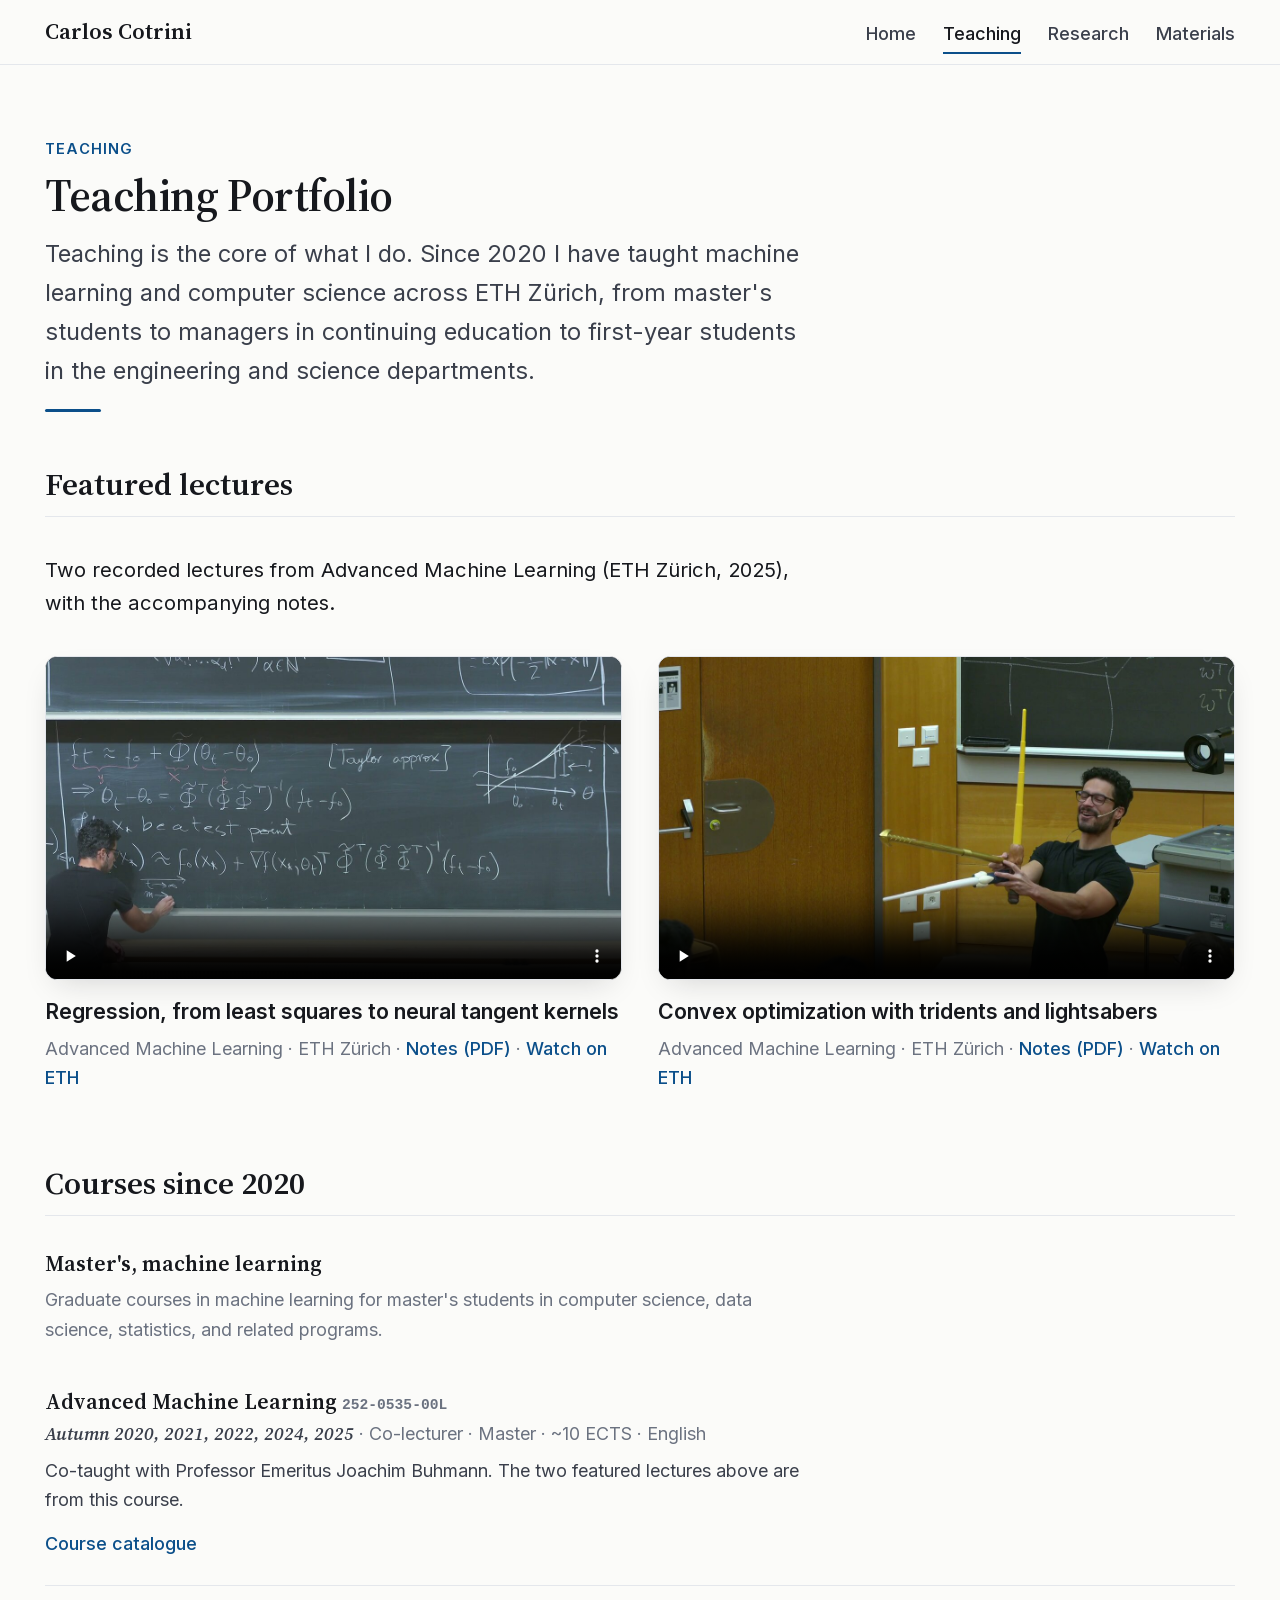
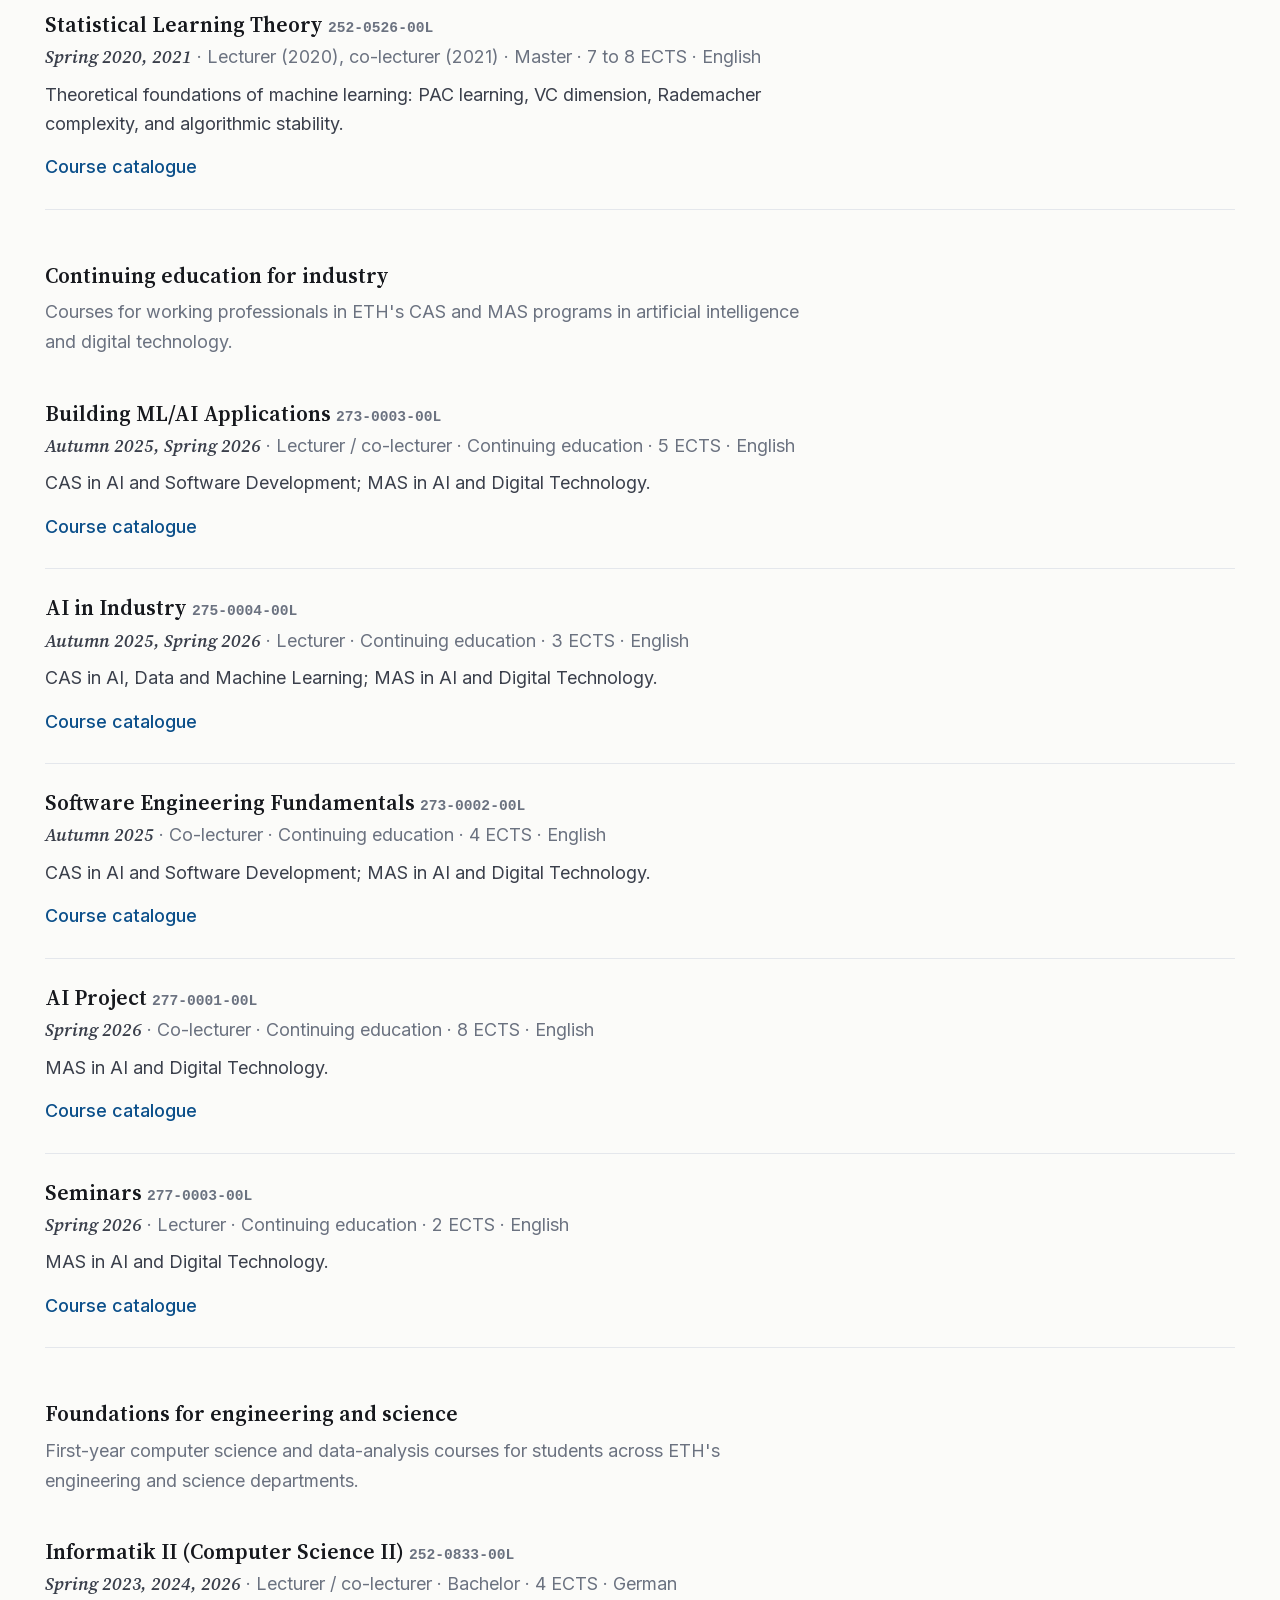
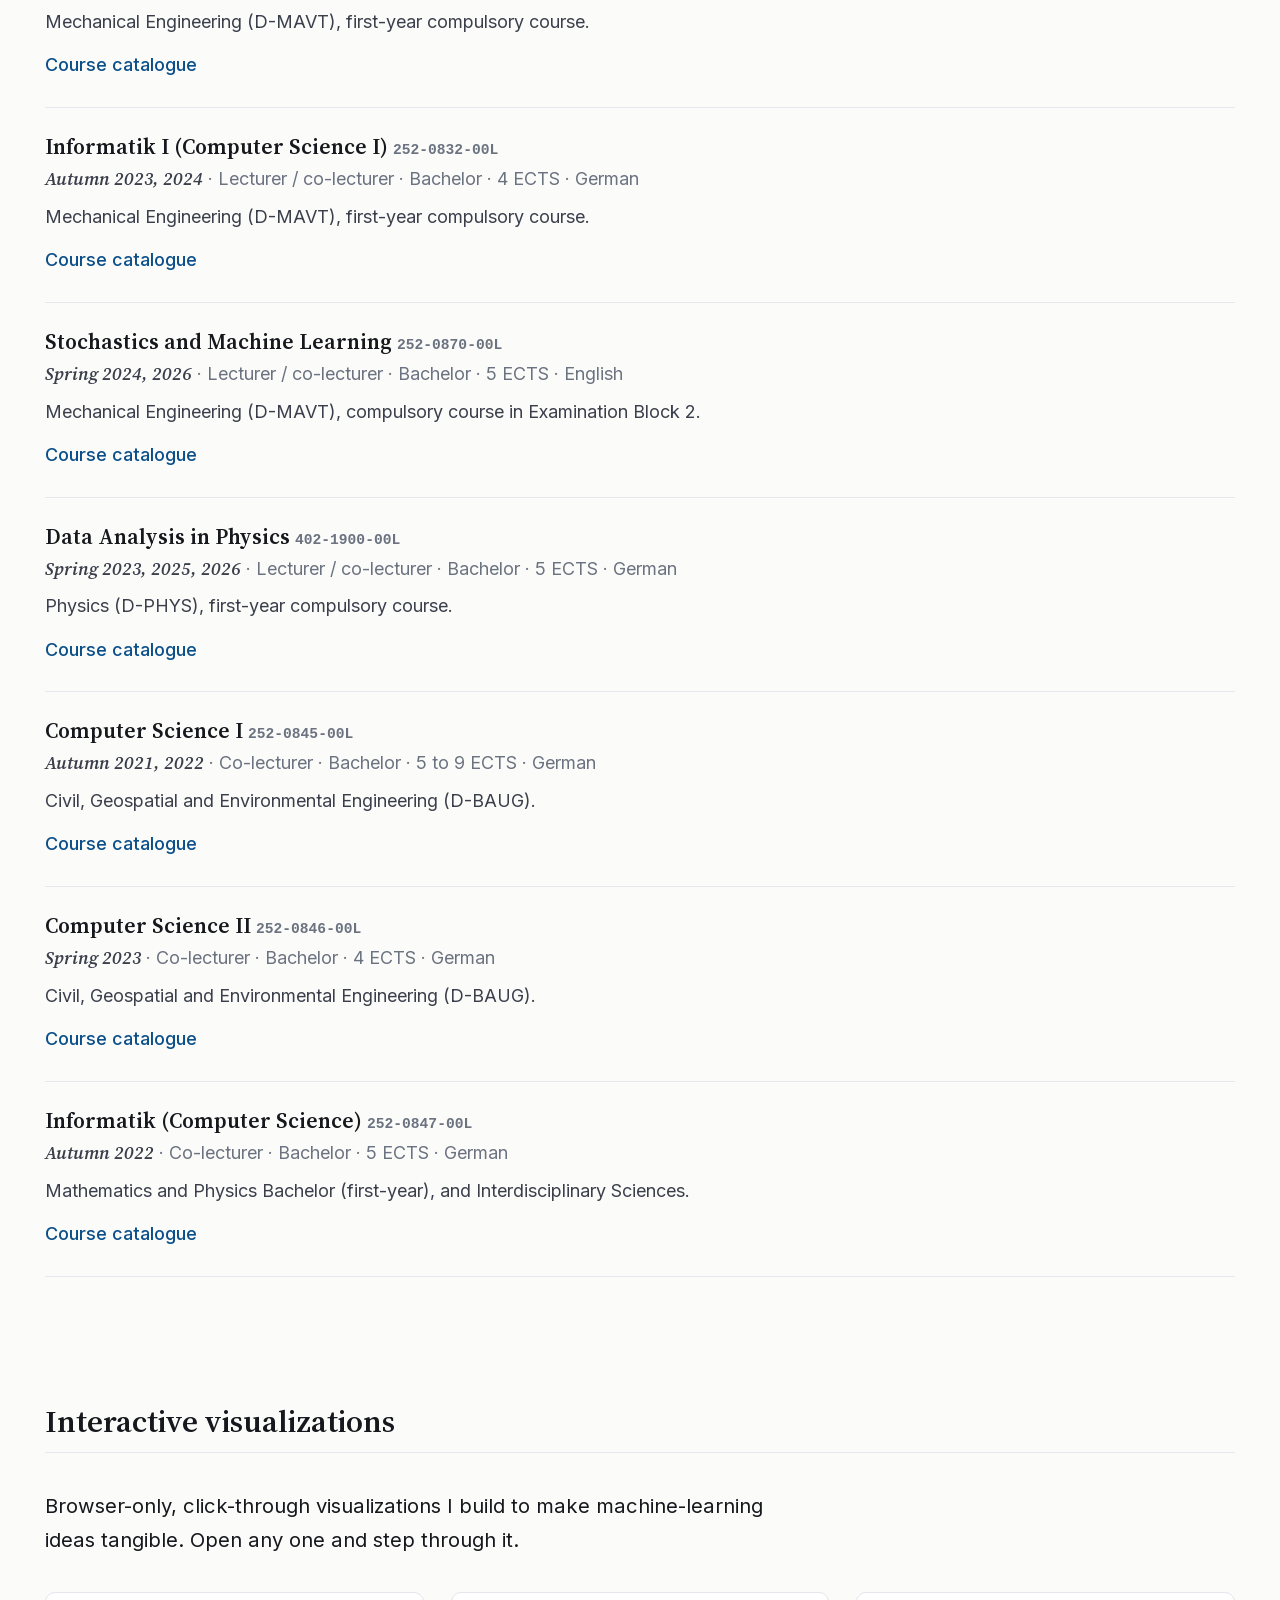
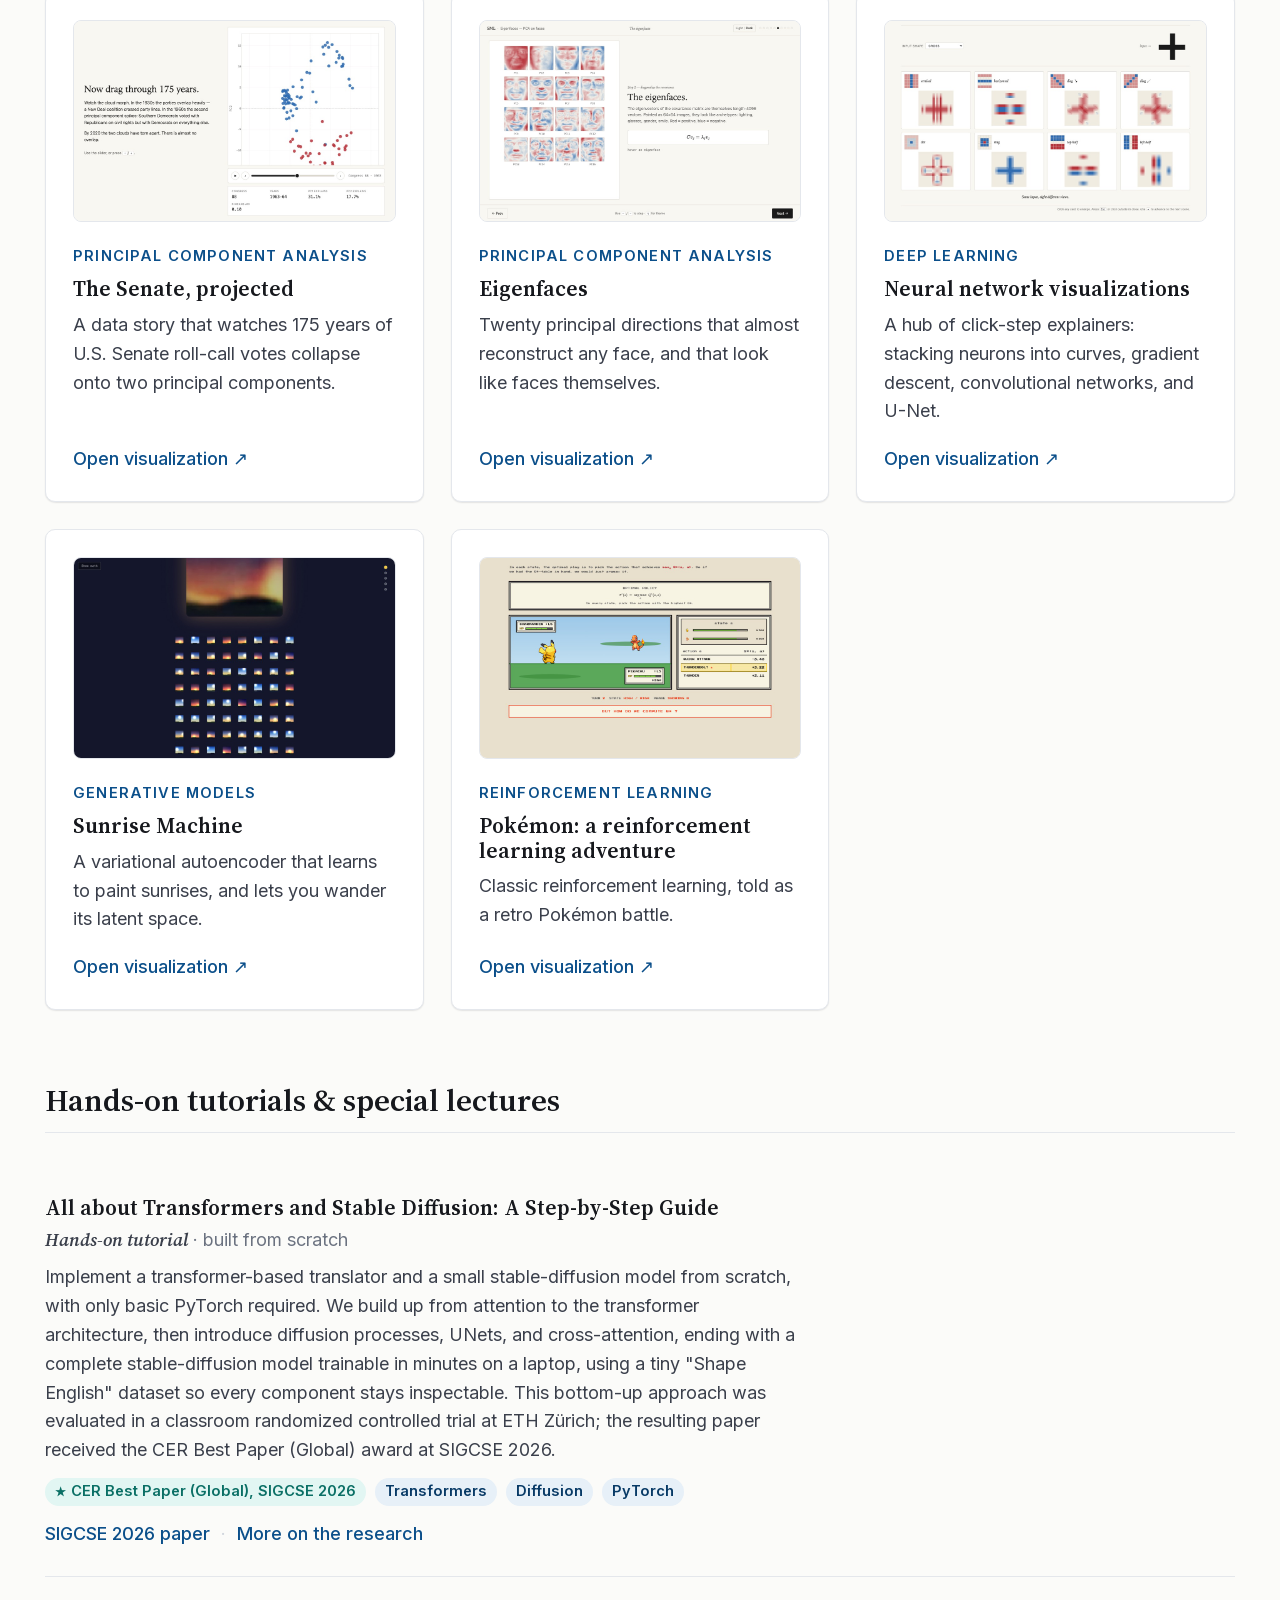
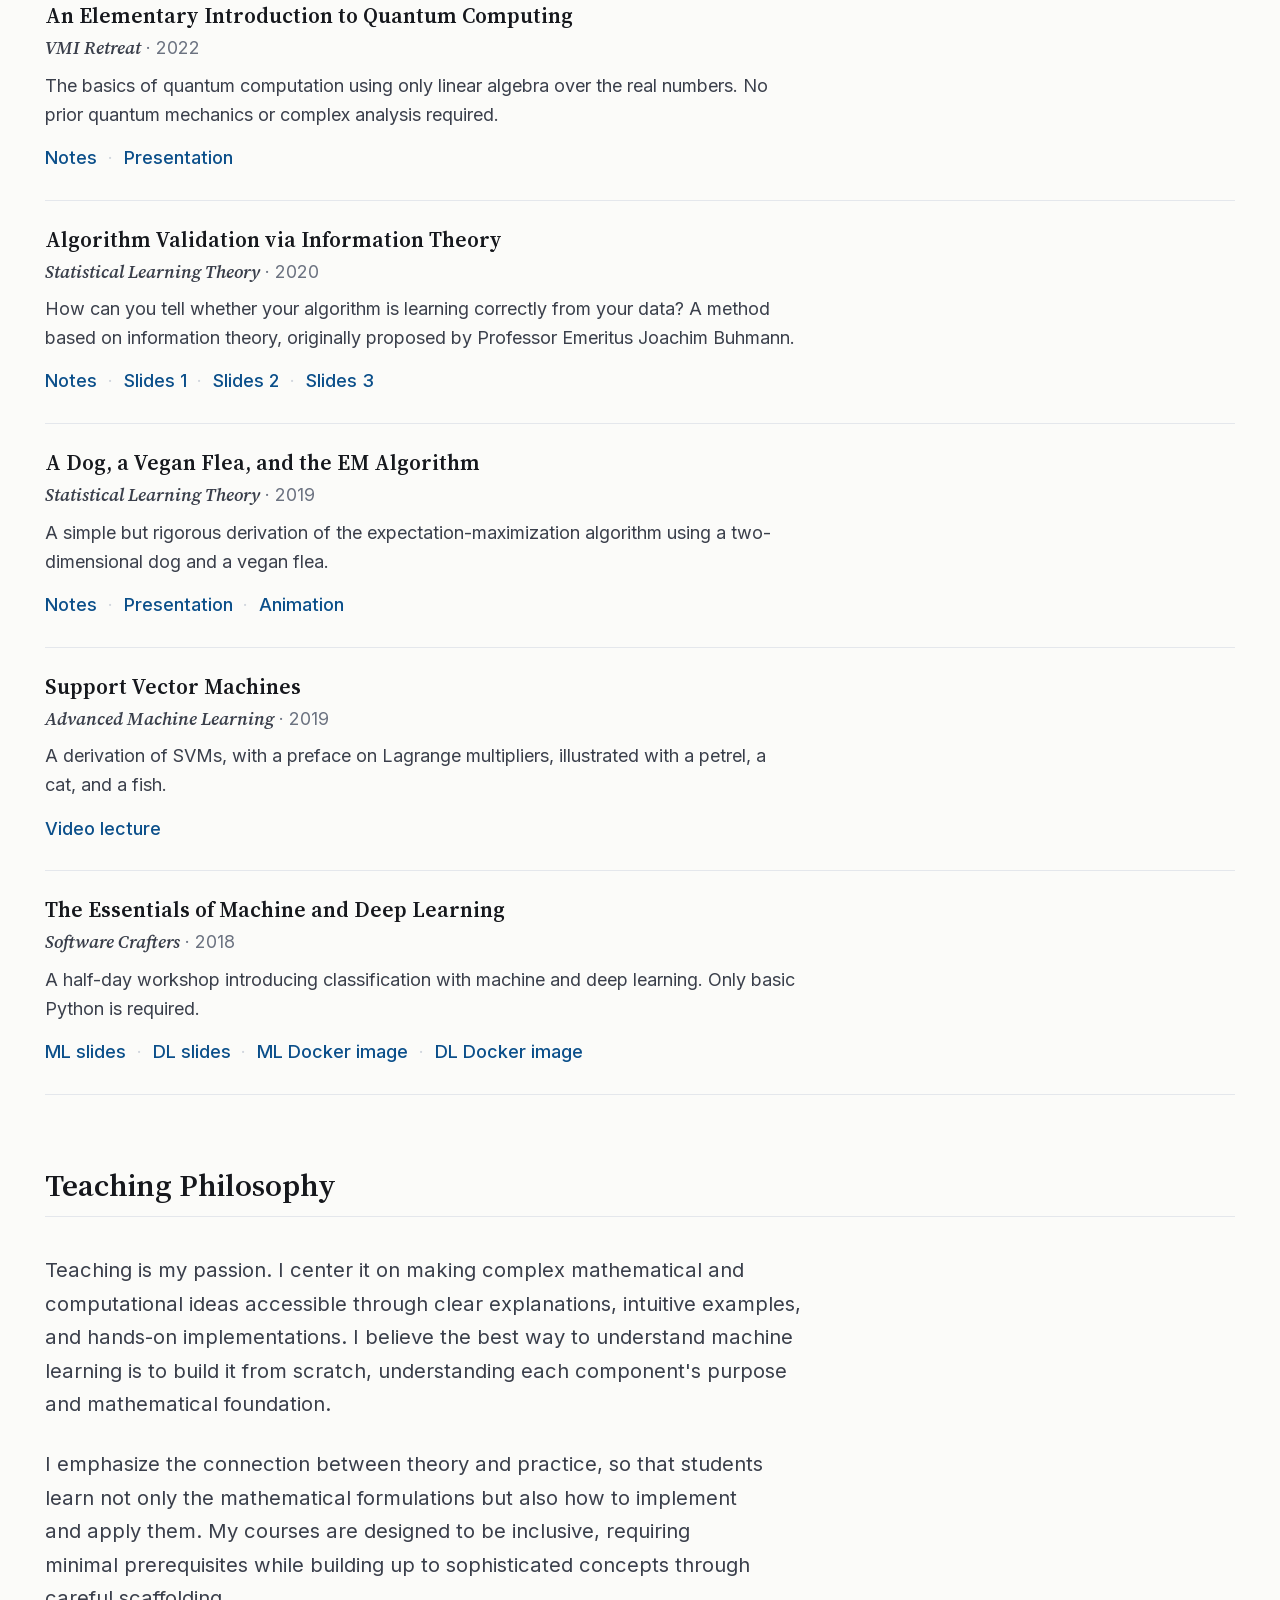
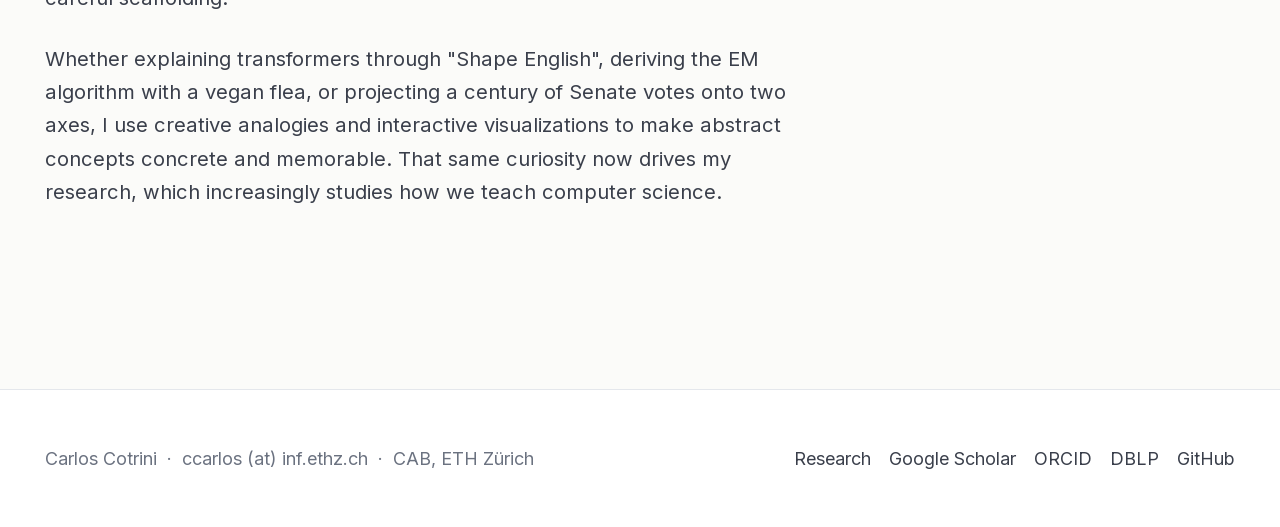
<file: teaching.html>
<!DOCTYPE html>
<html lang="en">
<head>
  <meta charset="UTF-8">
  <meta name="viewport" content="width=device-width, initial-scale=1">
  <title>Teaching · Carlos Cotrini</title>
  <meta name="description" content="Teaching portfolio of Carlos Cotrini, Senior Scientist and Lecturer at ETH Zürich: machine learning and computer-science courses since 2020, recorded lectures, and interactive visualizations.">
  <meta name="theme-color" content="#16181D">
  <link rel="canonical" href="https://carloscotrini.github.io/teaching.html">
  <link rel="icon" href="favicon.ico" sizes="48x48">
  <link rel="icon" href="assets/favicon.svg" type="image/svg+xml">
  <link rel="apple-touch-icon" href="assets/apple-touch-icon.png">
  <link rel="stylesheet" href="styles.css">
  <meta property="og:type" content="website">
  <meta property="og:site_name" content="Carlos Cotrini">
  <meta property="og:title" content="Teaching · Carlos Cotrini">
  <meta property="og:description" content="Machine learning and computer-science courses at ETH Zürich since 2020, recorded lectures, and interactive visualizations.">
  <meta property="og:url" content="https://carloscotrini.github.io/teaching.html">
  <meta property="og:image" content="https://carloscotrini.github.io/assets/foto1-960.jpg">
  <meta property="og:image:width" content="960">
  <meta property="og:image:height" content="1271">
  <meta name="twitter:card" content="summary">
</head>

<body>
  <a class="skip" href="#main">Skip to content</a>

  <header class="site-header">
    <nav class="nav" aria-label="Primary">
      <div class="nav__inner">
        <a href="index.html" class="nav__brand">Carlos Cotrini</a>
        <ul class="nav__links">
          <li><a class="nav__link" href="index.html">Home</a></li>
          <li><a class="nav__link" href="teaching.html" aria-current="page">Teaching</a></li>
          <li><a class="nav__link" href="research.html">Research</a></li>
          <li><a class="nav__link" href="materials.html">Materials</a></li>
        </ul>
        <button class="nav-toggle" aria-expanded="false" aria-controls="site-menu" aria-label="Menu">
          <span class="nav-toggle__bar"></span><span class="nav-toggle__bar"></span><span class="nav-toggle__bar"></span>
        </button>
      </div>
      <div id="site-menu" class="site-menu" hidden>
        <ul>
          <li><a href="index.html">Home</a></li>
          <li><a href="teaching.html" aria-current="page">Teaching</a></li>
          <li><a href="research.html">Research</a></li>
          <li><a href="materials.html">Materials</a></li>
        </ul>
      </div>
    </nav>
  </header>

  <main id="main">
    <div class="container">
      <div class="opener">
        <p class="eyebrow">Teaching</p>
        <h1 class="opener__title">Teaching Portfolio</h1>
        <p class="opener__sub">Teaching is the core of what I do. Since 2020 I have taught machine learning and computer science across ETH Zürich, from master's students to managers in continuing education to first-year students in the engineering and science departments.</p>
        <span class="ribbon"></span>
      </div>

      <!-- Featured lectures -->
      <section class="section" aria-labelledby="lectures-h" style="padding-top:0;">
        <h2 class="section__title" id="lectures-h">Featured lectures</h2>
        <p class="prose" style="margin-bottom:2rem;">Two recorded lectures from Advanced Machine Learning (ETH Zürich, 2025), with the accompanying notes.</p>
        <div class="lectures lectures--2">
          <div class="lecture">
            <div class="video-embed">
              <video controls preload="none" playsinline poster="assets/lectures/regression-poster.jpg">
                <source src="https://dist.tobira.ethz.ch/mh_default_org/engage-player/2b1bef42-3d2c-4ac6-ae84-906a6a440c44/a7ac7ef3-2f27-4599-987c-5e7129bf9c21/presentation-ddacb587-b693-4ee3-b415-654fab057101.mp4" type="video/mp4">
                <a href="https://video.ethz.ch/lectures/d-infk/2025/autumn/252-0535-00L/v/NkEf4TB7_8D">Watch on the ETH video portal</a>
              </video>
            </div>
            <div class="lecture__cap">
              <span class="lecture__title">Regression, from least squares to neural tangent kernels</span>
              <span class="lecture__meta">Advanced Machine Learning &middot; ETH Zürich &middot; <a href="assets/lectures/regression-notes.pdf">Notes (PDF)</a> &middot; <a href="https://video.ethz.ch/lectures/d-infk/2025/autumn/252-0535-00L/v/NkEf4TB7_8D">Watch on ETH</a></span>
            </div>
          </div>
          <div class="lecture">
            <div class="video-embed">
              <video controls preload="none" playsinline poster="assets/lectures/convex-poster.jpg">
                <source src="https://dist.tobira.ethz.ch/mh_default_org/engage-player/07e0b054-9b46-4f99-a434-f6312769e096/d23b8a7b-7cdb-4a13-bf91-f704ea0d7c63/presentation-1c708dfb-91d1-40b8-b94f-389f666540a1.mp4" type="video/mp4">
                <a href="https://video.ethz.ch/lectures/d-infk/2025/autumn/252-0535-00L/v/NgQcIcnBuOL">Watch on the ETH video portal</a>
              </video>
            </div>
            <div class="lecture__cap">
              <span class="lecture__title">Convex optimization with tridents and lightsabers</span>
              <span class="lecture__meta">Advanced Machine Learning &middot; ETH Zürich &middot; <a href="assets/lectures/convex-optimization-notes.pdf">Notes (PDF)</a> &middot; <a href="https://video.ethz.ch/lectures/d-infk/2025/autumn/252-0535-00L/v/NgQcIcnBuOL">Watch on ETH</a></span>
            </div>
          </div>
        </div>
      </section>

      <!-- Courses -->
      <section class="section" aria-labelledby="courses-h" style="padding-top:0;">
        <h2 class="section__title" id="courses-h">Courses since 2020</h2>

        <div class="course-group">
          <h3 class="course-group__head">Master's, machine learning</h3>
          <p class="course-group__note">Graduate courses in machine learning for master's students in computer science, data science, statistics, and related programs.</p>
          <ol class="entrylist">
            <li class="entry">
              <h3 class="entry__title">Advanced Machine Learning <span class="entry__num">252-0535-00L</span></h3>
              <p class="entry__meta"><cite>Autumn 2020, 2021, 2022, 2024, 2025</cite> &middot; Co-lecturer &middot; Master &middot; ~10 ECTS &middot; English</p>
              <p class="entry__desc">Co-taught with Professor Emeritus Joachim Buhmann. The two featured lectures above are from this course.</p>
              <p class="pub__links"><a href="https://www.vvz.ethz.ch/Vorlesungsverzeichnis/lerneinheit.view?lerneinheitId=192925&amp;semkez=2025W&amp;lang=en">Course catalogue</a></p>
            </li>
            <li class="entry">
              <h3 class="entry__title">Statistical Learning Theory <span class="entry__num">252-0526-00L</span></h3>
              <p class="entry__meta"><cite>Spring 2020, 2021</cite> &middot; Lecturer (2020), co-lecturer (2021) &middot; Master &middot; 7 to 8 ECTS &middot; English</p>
              <p class="entry__desc">Theoretical foundations of machine learning: PAC learning, VC dimension, Rademacher complexity, and algorithmic stability.</p>
              <p class="pub__links"><a href="https://www.vvz.ethz.ch/Vorlesungsverzeichnis/lerneinheit.view?lerneinheitId=150104&amp;semkez=2021S&amp;lang=en">Course catalogue</a></p>
            </li>
          </ol>
        </div>

        <div class="course-group">
          <h3 class="course-group__head">Continuing education for industry</h3>
          <p class="course-group__note">Courses for working professionals in ETH's CAS and MAS programs in artificial intelligence and digital technology.</p>
          <ol class="entrylist">
            <li class="entry">
              <h3 class="entry__title">Building ML/AI Applications <span class="entry__num">273-0003-00L</span></h3>
              <p class="entry__meta"><cite>Autumn 2025, Spring 2026</cite> &middot; Lecturer / co-lecturer &middot; Continuing education &middot; 5 ECTS &middot; English</p>
              <p class="entry__desc">CAS in AI and Software Development; MAS in AI and Digital Technology.</p>
              <p class="pub__links"><a href="https://www.vvz.ethz.ch/Vorlesungsverzeichnis/lerneinheit.view?lerneinheitId=196579&amp;semkez=2025W&amp;lang=en">Course catalogue</a></p>
            </li>
            <li class="entry">
              <h3 class="entry__title">AI in Industry <span class="entry__num">275-0004-00L</span></h3>
              <p class="entry__meta"><cite>Autumn 2025, Spring 2026</cite> &middot; Lecturer &middot; Continuing education &middot; 3 ECTS &middot; English</p>
              <p class="entry__desc">CAS in AI, Data and Machine Learning; MAS in AI and Digital Technology.</p>
              <p class="pub__links"><a href="https://www.vvz.ethz.ch/Vorlesungsverzeichnis/lerneinheit.view?lerneinheitId=193947&amp;semkez=2025W&amp;lang=en">Course catalogue</a></p>
            </li>
            <li class="entry">
              <h3 class="entry__title">Software Engineering Fundamentals <span class="entry__num">273-0002-00L</span></h3>
              <p class="entry__meta"><cite>Autumn 2025</cite> &middot; Co-lecturer &middot; Continuing education &middot; 4 ECTS &middot; English</p>
              <p class="entry__desc">CAS in AI and Software Development; MAS in AI and Digital Technology.</p>
              <p class="pub__links"><a href="https://www.vvz.ethz.ch/Vorlesungsverzeichnis/lerneinheit.view?lerneinheitId=196462&amp;semkez=2025W&amp;lang=en">Course catalogue</a></p>
            </li>
            <li class="entry">
              <h3 class="entry__title">AI Project <span class="entry__num">277-0001-00L</span></h3>
              <p class="entry__meta"><cite>Spring 2026</cite> &middot; Co-lecturer &middot; Continuing education &middot; 8 ECTS &middot; English</p>
              <p class="entry__desc">MAS in AI and Digital Technology.</p>
              <p class="pub__links"><a href="https://www.vvz.ethz.ch/Vorlesungsverzeichnis/lerneinheit.view?lerneinheitId=202118&amp;semkez=2026S&amp;lang=en">Course catalogue</a></p>
            </li>
            <li class="entry">
              <h3 class="entry__title">Seminars <span class="entry__num">277-0003-00L</span></h3>
              <p class="entry__meta"><cite>Spring 2026</cite> &middot; Lecturer &middot; Continuing education &middot; 2 ECTS &middot; English</p>
              <p class="entry__desc">MAS in AI and Digital Technology.</p>
              <p class="pub__links"><a href="https://www.vvz.ethz.ch/Vorlesungsverzeichnis/lerneinheit.view?lerneinheitId=202120&amp;semkez=2026S&amp;lang=en">Course catalogue</a></p>
            </li>
          </ol>
        </div>

        <div class="course-group">
          <h3 class="course-group__head">Foundations for engineering and science</h3>
          <p class="course-group__note">First-year computer science and data-analysis courses for students across ETH's engineering and science departments.</p>
          <ol class="entrylist">
            <li class="entry">
              <h3 class="entry__title">Informatik II (Computer Science II) <span class="entry__num">252-0833-00L</span></h3>
              <p class="entry__meta"><cite>Spring 2023, 2024, 2026</cite> &middot; Lecturer / co-lecturer &middot; Bachelor &middot; 4 ECTS &middot; German</p>
              <p class="entry__desc">Mechanical Engineering (D-MAVT), first-year compulsory course.</p>
              <p class="pub__links"><a href="https://www.vvz.ethz.ch/Vorlesungsverzeichnis/lerneinheit.view?lerneinheitId=176576&amp;semkez=2024S&amp;lang=en">Course catalogue</a></p>
            </li>
            <li class="entry">
              <h3 class="entry__title">Informatik I (Computer Science I) <span class="entry__num">252-0832-00L</span></h3>
              <p class="entry__meta"><cite>Autumn 2023, 2024</cite> &middot; Lecturer / co-lecturer &middot; Bachelor &middot; 4 ECTS &middot; German</p>
              <p class="entry__desc">Mechanical Engineering (D-MAVT), first-year compulsory course.</p>
              <p class="pub__links"><a href="https://www.vvz.ethz.ch/Vorlesungsverzeichnis/lerneinheit.view?lerneinheitId=174165&amp;semkez=2023W&amp;lang=en">Course catalogue</a></p>
            </li>
            <li class="entry">
              <h3 class="entry__title">Stochastics and Machine Learning <span class="entry__num">252-0870-00L</span></h3>
              <p class="entry__meta"><cite>Spring 2024, 2026</cite> &middot; Lecturer / co-lecturer &middot; Bachelor &middot; 5 ECTS &middot; English</p>
              <p class="entry__desc">Mechanical Engineering (D-MAVT), compulsory course in Examination Block 2.</p>
              <p class="pub__links"><a href="https://www.vvz.ethz.ch/Vorlesungsverzeichnis/lerneinheit.view?lerneinheitId=176537&amp;semkez=2024S&amp;lang=en">Course catalogue</a></p>
            </li>
            <li class="entry">
              <h3 class="entry__title">Data Analysis in Physics <span class="entry__num">402-1900-00L</span></h3>
              <p class="entry__meta"><cite>Spring 2023, 2025, 2026</cite> &middot; Lecturer / co-lecturer &middot; Bachelor &middot; 5 ECTS &middot; German</p>
              <p class="entry__desc">Physics (D-PHYS), first-year compulsory course.</p>
              <p class="pub__links"><a href="https://www.vvz.ethz.ch/Vorlesungsverzeichnis/lerneinheit.view?lerneinheitId=188791&amp;semkez=2025S&amp;lang=en">Course catalogue</a></p>
            </li>
            <li class="entry">
              <h3 class="entry__title">Computer Science I <span class="entry__num">252-0845-00L</span></h3>
              <p class="entry__meta"><cite>Autumn 2021, 2022</cite> &middot; Co-lecturer &middot; Bachelor &middot; 5 to 9 ECTS &middot; German</p>
              <p class="entry__desc">Civil, Geospatial and Environmental Engineering (D-BAUG).</p>
              <p class="pub__links"><a href="https://www.vvz.ethz.ch/Vorlesungsverzeichnis/lerneinheit.view?lerneinheitId=163127&amp;semkez=2022W&amp;lang=en">Course catalogue</a></p>
            </li>
            <li class="entry">
              <h3 class="entry__title">Computer Science II <span class="entry__num">252-0846-00L</span></h3>
              <p class="entry__meta"><cite>Spring 2023</cite> &middot; Co-lecturer &middot; Bachelor &middot; 4 ECTS &middot; German</p>
              <p class="entry__desc">Civil, Geospatial and Environmental Engineering (D-BAUG).</p>
              <p class="pub__links"><a href="https://www.vvz.ethz.ch/Vorlesungsverzeichnis/lerneinheit.view?semkez=2023S&amp;lerneinheitId=167907&amp;lang=en">Course catalogue</a></p>
            </li>
            <li class="entry">
              <h3 class="entry__title">Informatik (Computer Science) <span class="entry__num">252-0847-00L</span></h3>
              <p class="entry__meta"><cite>Autumn 2022</cite> &middot; Co-lecturer &middot; Bachelor &middot; 5 ECTS &middot; German</p>
              <p class="entry__desc">Mathematics and Physics Bachelor (first-year), and Interdisciplinary Sciences.</p>
              <p class="pub__links"><a href="https://www.vvz.ethz.ch/Vorlesungsverzeichnis/lerneinheit.view?lerneinheitId=162913&amp;semkez=2022W&amp;lang=en">Course catalogue</a></p>
            </li>
          </ol>
        </div>
      </section>

      <!-- Visualizations -->
      <section class="section" aria-labelledby="viz-h" style="padding-top:0;">
        <h2 class="section__title" id="viz-h">Interactive visualizations</h2>
        <p class="prose" style="margin-bottom:2rem;">Browser-only, click-through visualizations I build to make machine-learning ideas tangible. Open any one and step through it.</p>
        <div class="cards cards--3">
          <article class="card">
            <a class="card__thumb-link" href="https://sml-fs26.github.io/pca-kmeans-rf/congress-story/" target="_blank" rel="noopener"><img class="card__thumb" src="assets/viz/congress-story.jpg" alt="The Senate, projected: a PCA data story" loading="lazy" width="1024" height="640"></a>
            <p class="eyebrow">Principal component analysis</p>
            <h3 class="card__title"><a href="https://sml-fs26.github.io/pca-kmeans-rf/congress-story/" target="_blank" rel="noopener">The Senate, projected</a></h3>
            <p class="card__desc">A data story that watches 175 years of U.S. Senate roll-call votes collapse onto two principal components.</p>
            <p class="pub__links"><a href="https://sml-fs26.github.io/pca-kmeans-rf/congress-story/" target="_blank" rel="noopener">Open visualization &#8599;</a></p>
          </article>
          <article class="card">
            <a class="card__thumb-link" href="https://sml-fs26.github.io/pca-kmeans-rf/eigenfaces-pca/" target="_blank" rel="noopener"><img class="card__thumb" src="assets/viz/eigenfaces.jpg" alt="Eigenfaces: PCA on faces" loading="lazy" width="1024" height="640"></a>
            <p class="eyebrow">Principal component analysis</p>
            <h3 class="card__title"><a href="https://sml-fs26.github.io/pca-kmeans-rf/eigenfaces-pca/" target="_blank" rel="noopener">Eigenfaces</a></h3>
            <p class="card__desc">Twenty principal directions that almost reconstruct any face, and that look like faces themselves.</p>
            <p class="pub__links"><a href="https://sml-fs26.github.io/pca-kmeans-rf/eigenfaces-pca/" target="_blank" rel="noopener">Open visualization &#8599;</a></p>
          </article>
          <article class="card">
            <a class="card__thumb-link" href="https://sml-fs26.github.io/neuralnetworks/" target="_blank" rel="noopener"><img class="card__thumb" src="assets/viz/neural-networks.jpg" alt="Neural network visualizations hub" loading="lazy" width="1024" height="640"></a>
            <p class="eyebrow">Deep learning</p>
            <h3 class="card__title"><a href="https://sml-fs26.github.io/neuralnetworks/" target="_blank" rel="noopener">Neural network visualizations</a></h3>
            <p class="card__desc">A hub of click-step explainers: stacking neurons into curves, gradient descent, convolutional networks, and U-Net.</p>
            <p class="pub__links"><a href="https://sml-fs26.github.io/neuralnetworks/" target="_blank" rel="noopener">Open visualization &#8599;</a></p>
          </article>
          <article class="card">
            <a class="card__thumb-link" href="https://eth-bmai-fs26.github.io/vae_sunrises/" target="_blank" rel="noopener"><img class="card__thumb" src="assets/viz/sunrise-machine.jpg" alt="Sunrise Machine: a variational autoencoder" loading="lazy" width="1024" height="640"></a>
            <p class="eyebrow">Generative models</p>
            <h3 class="card__title"><a href="https://eth-bmai-fs26.github.io/vae_sunrises/" target="_blank" rel="noopener">Sunrise Machine</a></h3>
            <p class="card__desc">A variational autoencoder that learns to paint sunrises, and lets you wander its latent space.</p>
            <p class="pub__links"><a href="https://eth-bmai-fs26.github.io/vae_sunrises/" target="_blank" rel="noopener">Open visualization &#8599;</a></p>
          </article>
          <article class="card">
            <a class="card__thumb-link" href="https://sml-fs26.github.io/classic_rl/pokemon-battle/" target="_blank" rel="noopener"><img class="card__thumb" src="assets/viz/pokemon-rl.jpg" alt="Pokemon: a reinforcement learning adventure" loading="lazy" width="1024" height="640"></a>
            <p class="eyebrow">Reinforcement learning</p>
            <h3 class="card__title"><a href="https://sml-fs26.github.io/classic_rl/pokemon-battle/" target="_blank" rel="noopener">Pokémon: a reinforcement learning adventure</a></h3>
            <p class="card__desc">Classic reinforcement learning, told as a retro Pokémon battle.</p>
            <p class="pub__links"><a href="https://sml-fs26.github.io/classic_rl/pokemon-battle/" target="_blank" rel="noopener">Open visualization &#8599;</a></p>
          </article>
        </div>
      </section>

      <!-- Tutorials & special lectures -->
      <section class="section" aria-labelledby="tut-h" style="padding-top:0;">
        <h2 class="section__title" id="tut-h">Hands-on tutorials &amp; special lectures</h2>
        <ol class="entrylist">
          <li class="entry">
            <h3 class="entry__title">All about Transformers and Stable Diffusion: A Step-by-Step Guide</h3>
            <p class="entry__meta"><cite>Hands-on tutorial</cite> &middot; built from scratch</p>
            <p class="entry__desc">Implement a transformer-based translator and a small stable-diffusion model from scratch, with only basic PyTorch required. We build up from attention to the transformer architecture, then introduce diffusion processes, UNets, and cross-attention, ending with a complete stable-diffusion model trainable in minutes on a laptop, using a tiny "Shape English" dataset so every component stays inspectable. This bottom-up approach was evaluated in a classroom randomized controlled trial at ETH Zürich; the resulting paper received the CER Best Paper (Global) award at SIGCSE 2026.</p>
            <ul class="pub__tags"><li class="badge badge--award">CER Best Paper (Global), SIGCSE 2026</li><li class="badge">Transformers</li><li class="badge">Diffusion</li><li class="badge">PyTorch</li></ul>
            <p class="pub__links">
              <a href="https://doi.org/10.1145/3770762.3772595">SIGCSE 2026 paper</a>
              <span class="sep">·</span>
              <a href="research.html">More on the research</a>
            </p>
          </li>
          <li class="entry">
            <h3 class="entry__title">An Elementary Introduction to Quantum Computing</h3>
            <p class="entry__meta"><cite>VMI Retreat</cite> &middot; 2022</p>
            <p class="entry__desc">The basics of quantum computation using only linear algebra over the real numbers. No prior quantum mechanics or complex analysis required.</p>
            <p class="pub__links">
              <a href="assets/qc/notes.pdf">Notes</a>
              <span class="sep">·</span>
              <a href="https://people.inf.ethz.ch/ccarlos/assets/qc/presentation.pdf">Presentation</a>
            </p>
          </li>
          <li class="entry">
            <h3 class="entry__title">Algorithm Validation via Information Theory</h3>
            <p class="entry__meta"><cite>Statistical Learning Theory</cite> &middot; 2020</p>
            <p class="entry__desc">How can you tell whether your algorithm is learning correctly from your data? A method based on information theory, originally proposed by Professor Emeritus Joachim Buhmann.</p>
            <p class="pub__links">
              <a href="assets/model_valid/notes.pdf">Notes</a>
              <span class="sep">·</span>
              <a href="https://people.inf.ethz.ch/ccarlos/assets/model_valid/slides1.pdf">Slides 1</a>
              <span class="sep">·</span>
              <a href="https://people.inf.ethz.ch/ccarlos/assets/model_valid/slides2.pdf">Slides 2</a>
              <span class="sep">·</span>
              <a href="https://people.inf.ethz.ch/ccarlos/assets/model_valid/slides3.pdf">Slides 3</a>
            </p>
          </li>
          <li class="entry">
            <h3 class="entry__title">A Dog, a Vegan Flea, and the EM Algorithm</h3>
            <p class="entry__meta"><cite>Statistical Learning Theory</cite> &middot; 2019</p>
            <p class="entry__desc">A simple but rigorous derivation of the expectation-maximization algorithm using a two-dimensional dog and a vegan flea.</p>
            <p class="pub__links">
              <a href="assets/em/notes.pdf">Notes</a>
              <span class="sep">·</span>
              <a href="assets/em/presentation.pdf">Presentation</a>
              <span class="sep">·</span>
              <a href="assets/em/vegan_flea.gif">Animation</a>
            </p>
          </li>
          <li class="entry">
            <h3 class="entry__title">Support Vector Machines</h3>
            <p class="entry__meta"><cite>Advanced Machine Learning</cite> &middot; 2019</p>
            <p class="entry__desc">A derivation of SVMs, with a preface on Lagrange multipliers, illustrated with a petrel, a cat, and a fish.</p>
            <p class="pub__links"><a href="https://video.ethz.ch/lectures/d-infk/2019/autumn/252-0535-00L/db3cd7a3-86cc-4861-af4b-ed585f4f9663.html">Video lecture</a></p>
          </li>
          <li class="entry">
            <h3 class="entry__title">The Essentials of Machine and Deep Learning</h3>
            <p class="entry__meta"><cite>Software Crafters</cite> &middot; 2018</p>
            <p class="entry__desc">A half-day workshop introducing classification with machine and deep learning. Only basic Python is required.</p>
            <p class="pub__links">
              <a href="assets/mldl/ml_workshop.pdf">ML slides</a>
              <span class="sep">·</span>
              <a href="assets/mldl/dl_workshop.pdf">DL slides</a>
              <span class="sep">·</span>
              <a href="https://hub.docker.com/r/carloscotrini/mlworkshop">ML Docker image</a>
              <span class="sep">·</span>
              <a href="https://hub.docker.com/r/carloscotrini/dlworkshop">DL Docker image</a>
            </p>
          </li>
        </ol>
      </section>

      <!-- Philosophy -->
      <section class="section" aria-labelledby="phil-h" style="padding-top:0;">
        <h2 class="section__title" id="phil-h">Teaching Philosophy</h2>
        <div class="prose">
          <p>
            Teaching is my passion. I center it on making complex mathematical and computational ideas
            accessible through clear explanations, intuitive examples, and hands-on implementations. I
            believe the best way to understand machine learning is to build it from scratch, understanding
            each component's purpose and mathematical foundation.
          </p>
          <p>
            I emphasize the connection between theory and practice, so that students learn not only the
            mathematical formulations but also how to implement and apply them. My courses are designed to
            be inclusive, requiring minimal prerequisites while building up to sophisticated concepts
            through careful scaffolding.
          </p>
          <p>
            Whether explaining transformers through "Shape English", deriving the EM algorithm with a vegan
            flea, or projecting a century of Senate votes onto two axes, I use creative analogies and
            interactive visualizations to make abstract concepts concrete and memorable. That same
            curiosity now drives my research, which increasingly studies how we teach computer science.
          </p>
        </div>
      </section>
    </div>
  </main>

  <footer class="site-footer" role="contentinfo">
    <div class="footer__inner">
      <div>Carlos Cotrini &nbsp;·&nbsp; ccarlos (at) inf.ethz.ch &nbsp;·&nbsp; CAB, ETH Zürich</div>
      <div class="footer__links">
        <a href="research.html">Research</a>
        <a href="https://scholar.google.com/citations?user=pyRIDr4AAAAJ">Google Scholar</a>
        <a href="https://orcid.org/0009-0001-8167-2284">ORCID</a>
        <a href="https://dblp.org/pid/150/0652.html">DBLP</a>
        <a href="https://github.com/carloscotrini">GitHub</a>
      </div>
    </div>
  </footer>

  <script src="nav.js" defer></script>
</body>
</html>
</file>
<file: styles.css>
/* ============================================================================
   Modern Scholar : Carlos Cotrini, ETH Zürich
   One stylesheet, vanilla CSS, mobile-first.
   Source Serif 4 (headings) + Inter (body), self-hosted variable woff2
   (assets/fonts/), with metric-matched offline fallbacks. No third-party CDN.
   ========================================================================== */

/* ---------- Self-hosted fonts (variable woff2, latin + latin-ext) ----------- */
@font-face{font-family:"Inter";font-style:normal;font-weight:400 600;font-display:swap;
  src:url("assets/fonts/inter-latin.woff2") format("woff2");
  unicode-range:U+0000-00FF,U+0131,U+0152-0153,U+02BB-02BC,U+02C6,U+02DA,U+02DC,U+0304,U+0308,U+0329,U+2000-206F,U+20AC,U+2122,U+2191,U+2193,U+2212,U+2215,U+FEFF,U+FFFD;}
@font-face{font-family:"Inter";font-style:normal;font-weight:400 600;font-display:swap;
  src:url("assets/fonts/inter-latin-ext.woff2") format("woff2");
  unicode-range:U+0100-02BA,U+02BD-02C5,U+02C7-02CC,U+02CE-02D7,U+02DD-02FF,U+0304,U+0308,U+0329,U+1D00-1DBF,U+1E00-1E9F,U+1EF2-1EFF,U+2020,U+20A0-20AB,U+20AD-20C0,U+2113,U+2C60-2C7F,U+A720-A7FF;}
@font-face{font-family:"Source Serif 4";font-style:normal;font-weight:400 600;font-display:swap;
  src:url("assets/fonts/source-serif-4-latin.woff2") format("woff2");
  unicode-range:U+0000-00FF,U+0131,U+0152-0153,U+02BB-02BC,U+02C6,U+02DA,U+02DC,U+0304,U+0308,U+0329,U+2000-206F,U+20AC,U+2122,U+2191,U+2193,U+2212,U+2215,U+FEFF,U+FFFD;}
@font-face{font-family:"Source Serif 4";font-style:normal;font-weight:400 600;font-display:swap;
  src:url("assets/fonts/source-serif-4-latin-ext.woff2") format("woff2");
  unicode-range:U+0100-02BA,U+02BD-02C5,U+02C7-02CC,U+02CE-02D7,U+02DD-02FF,U+0304,U+0308,U+0329,U+1D00-1DBF,U+1E00-1E9F,U+1EF2-1EFF,U+2020,U+20A0-20AB,U+20AD-20C0,U+2113,U+2C60-2C7F,U+A720-A7FF;}
@font-face{font-family:"Source Serif 4";font-style:italic;font-weight:400 600;font-display:swap;
  src:url("assets/fonts/source-serif-4-italic-latin.woff2") format("woff2");
  unicode-range:U+0000-00FF,U+0131,U+0152-0153,U+02BB-02BC,U+02C6,U+02DA,U+02DC,U+0304,U+0308,U+0329,U+2000-206F,U+20AC,U+2122,U+2191,U+2193,U+2212,U+2215,U+FEFF,U+FFFD;}
@font-face{font-family:"Source Serif 4";font-style:italic;font-weight:400 600;font-display:swap;
  src:url("assets/fonts/source-serif-4-italic-latin-ext.woff2") format("woff2");
  unicode-range:U+0100-02BA,U+02BD-02C5,U+02C7-02CC,U+02CE-02D7,U+02DD-02FF,U+0304,U+0308,U+0329,U+1D00-1DBF,U+1E00-1E9F,U+1EF2-1EFF,U+2020,U+20A0-20AB,U+20AD-20C0,U+2113,U+2C60-2C7F,U+A720-A7FF;}

/* ---------- Metric-matched offline fallbacks (zero CLS while fonts load) ---- */
@font-face{font-family:"Serif Fallback";src:local("Georgia"),local("Times New Roman");
  size-adjust:99%;ascent-override:96%;descent-override:26%;line-gap-override:0%;}
@font-face{font-family:"Sans Fallback";src:local("Helvetica Neue"),local("Arial"),local("Roboto");
  size-adjust:100%;ascent-override:90%;descent-override:22%;line-gap-override:0%;}

/* ---------- Design tokens --------------------------------------------------- */
:root{
  /* ink / surface (warm-paper base) */
  --ink-900:#16181D;   /* primary text, headings, wordmark */
  --ink-700:#3A3F4B;   /* secondary text, lead paragraph, venue */
  --ink-500:#6B7280;   /* muted: dates, et al., footer, captions */
  --line-200:#E4E7EC;  /* hairlines, card edges, dividers, timeline rule */
  --line-300:#CFD4DC;  /* stronger dividers, ghost-button border */
  --paper-50:#FBFBF9;  /* page background (warm off-white) */
  --paper-0:#FFFFFF;   /* card / hero surfaces */

  /* primary accent: one confident deep blue */
  --accent-700:#0B4F8A;
  --accent-800:#083A66;
  --accent-100:#E7F0F8;

  /* signal: teal, decorative only (2-4px non-text elements) */
  --signal-600:#0FA697;
  --signal-100:#E2F6F3;

  --focus:#0B4F8A;

  /* fonts */
  --font-head:"Source Serif 4","Serif Fallback",Georgia,Cambria,"Times New Roman",serif;
  --font-body:"Inter","Sans Fallback",-apple-system,BlinkMacSystemFont,"Segoe UI",Roboto,Helvetica,Arial,sans-serif;
  --font-mono:ui-monospace,SFMono-Regular,"SF Mono",Menlo,Consolas,"Liberation Mono",monospace;

  /* type scale (Major Third 1.250; 1rem = 18px) */
  --fs-display:clamp(2.5rem,1.7rem + 3.6vw,3.5rem);
  --fs-h1:clamp(2rem,1.6rem + 1.6vw,2.5rem);
  --fs-h2:1.75rem;
  --fs-h3:1.1875rem;
  --fs-lead:1.3125rem;
  --fs-body:1.125rem;
  --fs-sm:1rem;
  --fs-xs:.8125rem;

  /* spacing (8px base) */
  --s1:.25rem; --s2:.5rem; --s3:.75rem; --s4:1rem; --s5:1.5rem;
  --s6:2rem; --s8:3rem; --s10:4rem; --s12:6rem;

  /* widths */
  --container:72rem;
  --measure:42rem;

  /* elevation + motion */
  --shadow-sm:0 1px 2px rgba(22,24,29,.06),0 1px 1px rgba(22,24,29,.04);
  --shadow-md:0 12px 30px -12px rgba(22,24,29,.18);
  --shadow-btn:0 6px 16px -8px rgba(11,79,138,.5);
  --ease:cubic-bezier(.2,.6,.2,1);
  --nav-h:64px;
}

/* ---------- Reset ----------------------------------------------------------- */
*,*::before,*::after{box-sizing:border-box;margin:0;padding:0;}
html{font-size:112.5%;scroll-behavior:smooth;-webkit-text-size-adjust:100%;}
body{
  font-family:var(--font-body);
  font-size:var(--fs-body);
  line-height:1.65;
  color:var(--ink-900);
  background:var(--paper-50);
  text-rendering:optimizeLegibility;
  -webkit-font-smoothing:antialiased;
}
img{max-width:100%;display:block;}
a{color:inherit;}
ul,ol{list-style:none;}
h1,h2,h3,h4{font-family:var(--font-head);font-weight:600;line-height:1.15;text-wrap:balance;}
p{text-wrap:pretty;}
::selection{background:var(--accent-100);color:var(--ink-900);}
:where(a,button,summary,input,[tabindex]):focus-visible{
  outline:3px solid var(--focus);outline-offset:2px;border-radius:4px;
}

/* ---------- Layout helpers -------------------------------------------------- */
.container{
  width:100%;max-width:var(--container);margin-inline:auto;
  padding-inline:clamp(1.25rem,5vw,2.5rem);
}
.measure{max-width:var(--measure);}
.section{padding-block:var(--s10);}
.section__title{
  font-size:var(--fs-h2);color:var(--ink-900);margin-bottom:var(--s6);
  padding-bottom:var(--s3);border-bottom:1px solid var(--line-200);
}
.eyebrow{
  font-size:var(--fs-xs);font-weight:600;letter-spacing:.08em;text-transform:uppercase;
  color:var(--accent-700);
}
.ribbon{display:block;width:56px;height:3px;background:var(--accent-700);
  border-radius:2px;margin:var(--s4) 0;}

/* ---------- Skip link ------------------------------------------------------- */
.skip{
  position:absolute;left:var(--s4);top:-3rem;z-index:200;
  background:var(--accent-700);color:#fff;padding:.6rem 1rem;border-radius:6px;
  text-decoration:none;font-weight:600;font-size:var(--fs-sm);transition:top .2s var(--ease);
}
.skip:focus{top:var(--s3);}

/* ---------- Header / nav ---------------------------------------------------- */
.site-header{
  position:sticky;top:0;z-index:100;
  background:rgba(251,251,249,.85);backdrop-filter:saturate(180%) blur(8px);
  border-bottom:1px solid var(--line-200);
}
@supports not (backdrop-filter:blur(2px)){.site-header{background:var(--paper-50);}}
.nav__inner{
  max-width:var(--container);margin-inline:auto;
  padding-inline:clamp(1.25rem,5vw,2.5rem);
  min-height:var(--nav-h);display:flex;align-items:center;justify-content:space-between;gap:var(--s4);
}
.nav__brand{
  font-family:var(--font-head);font-weight:600;font-size:1.25rem;color:var(--ink-900);
  text-decoration:none;white-space:nowrap;
}
.nav__links{display:none;align-items:center;gap:var(--s5);}
.nav__link{
  position:relative;font-size:var(--fs-sm);font-weight:500;color:var(--ink-700);
  text-decoration:none;padding:.25rem 0;transition:color .2s var(--ease);
}
.nav__link::after{
  content:"";position:absolute;left:0;right:0;bottom:-6px;height:2px;background:var(--accent-700);
  transform:scaleX(0);transform-origin:left;transition:transform .2s var(--ease);
}
.nav__link:hover{color:var(--ink-900);}
.nav__link:hover::after,.nav__link[aria-current="page"]::after{transform:scaleX(1);}
.nav__link[aria-current="page"]{color:var(--ink-900);}
.nav__cv{
  font-size:var(--fs-sm);font-weight:600;color:var(--accent-700);text-decoration:none;
  padding:.4rem .8rem;border:1px solid var(--line-300);border-radius:8px;
  transition:all .2s var(--ease);white-space:nowrap;
}
.nav__cv:hover{background:var(--accent-100);border-color:var(--accent-700);}

/* mobile toggle */
.nav-toggle{
  display:inline-flex;flex-direction:column;justify-content:center;gap:5px;
  width:44px;height:44px;padding:10px;border:0;background:transparent;cursor:pointer;
}
.nav-toggle__bar{height:2px;width:100%;background:var(--ink-900);border-radius:2px;
  transition:transform .2s var(--ease),opacity .2s var(--ease);}
.nav-toggle[aria-expanded="true"] .nav-toggle__bar:nth-child(1){transform:translateY(7px) rotate(45deg);}
.nav-toggle[aria-expanded="true"] .nav-toggle__bar:nth-child(2){opacity:0;}
.nav-toggle[aria-expanded="true"] .nav-toggle__bar:nth-child(3){transform:translateY(-7px) rotate(-45deg);}

/* mobile menu panel */
.site-menu{
  border-bottom:1px solid var(--line-200);background:var(--paper-0);box-shadow:var(--shadow-md);
}
.site-menu ul{display:flex;flex-direction:column;
  padding:var(--s2) clamp(1.25rem,5vw,2.5rem) var(--s4);}
.site-menu a{
  min-height:48px;display:flex;align-items:center;
  font-size:var(--fs-body);font-weight:500;color:var(--ink-700);text-decoration:none;
  border-left:3px solid transparent;padding-left:var(--s3);
}
.site-menu a[aria-current="page"]{color:var(--ink-900);border-left-color:var(--accent-700);}
/* progressive enhancement: only hide when JS is active */
.js .site-menu[hidden]{display:none;}
.site-menu[hidden]{display:block;}

@media (min-width:768px){
  .nav__links{display:flex;}
  .nav-toggle{display:none;}
  .site-menu{display:none !important;}
}

/* ---------- Buttons --------------------------------------------------------- */
.btn{
  display:inline-flex;align-items:center;gap:.4rem;min-height:44px;
  padding:.75rem 1.25rem;border-radius:10px;font-weight:600;font-size:var(--fs-sm);
  text-decoration:none;cursor:pointer;border:1px solid transparent;
  background:var(--accent-700);color:#fff;transition:all .2s var(--ease);
}
.btn:hover{background:var(--accent-800);transform:translateY(-1px);box-shadow:var(--shadow-btn);}
.btn:active{transform:translateY(0);}
.btn--ghost{background:transparent;color:var(--ink-900);border-color:var(--line-300);}
.btn--ghost:hover{background:var(--accent-100);border-color:var(--accent-700);box-shadow:none;transform:translateY(-1px);}
.btn--ghost-dark{background:transparent;color:#fff;border-color:rgba(255,255,255,.35);}
.btn--ghost-dark:hover{background:rgba(255,255,255,.08);border-color:#fff;box-shadow:none;}

/* ---------- Hero ------------------------------------------------------------ */
.hero{
  background:
    radial-gradient(120% 90% at 85% -10%,rgba(15,166,151,.18),transparent 60%),
    linear-gradient(transparent 31px,rgba(255,255,255,.045) 32px) 0 0/100% 32px,
    linear-gradient(90deg,transparent 31px,rgba(255,255,255,.045) 32px) 0 0/32px 100%,
    var(--ink-900);
  color:#fff;
}
.hero__inner{
  max-width:var(--container);margin-inline:auto;
  padding:var(--s10) clamp(1.25rem,5vw,2.5rem) var(--s12);
  display:grid;gap:var(--s8);align-items:center;
}
.hero__name{font-size:var(--fs-display);color:#fff;line-height:1.04;letter-spacing:-.015em;margin-top:var(--s2);}
.hero .eyebrow{color:var(--signal-600);}
.hero .ribbon{background:#6FB1E8;}
.hero__lead{font-size:var(--fs-lead);line-height:1.5;color:#D7DBE2;max-width:42ch;margin-bottom:var(--s4);}
.hero__bio{font-size:var(--fs-body);color:#AEB6C2;max-width:var(--measure);margin-bottom:var(--s5);}
.hero__bio a{color:#CFE0F2;text-decoration:underline;text-underline-offset:.15em;}
.hero__bio a:hover{color:#fff;}
.hero__cta{display:flex;flex-wrap:wrap;gap:var(--s3);margin-bottom:var(--s5);}
.hero__contact{font-family:var(--font-mono);font-size:var(--fs-sm);color:#8C95A4;}
.hero__figure{position:relative;justify-self:center;max-width:340px;}
.hero__figure::before{
  content:"";position:absolute;left:-12px;bottom:-12px;width:100%;height:100%;
  background:var(--signal-100);border-radius:14px;z-index:0;
}
.hero__portrait{
  position:relative;z-index:1;width:100%;height:auto;border-radius:14px;box-shadow:var(--shadow-md);
  aspect-ratio:4/5;object-fit:cover;object-position:top center;
  background:var(--paper-0);border:6px solid var(--paper-0);
}
@media (min-width:768px){
  .hero__inner{grid-template-columns:1.5fr 1fr;gap:var(--s10);min-height:72vh;}
  .hero__figure{max-width:360px;}
}

/* ---------- Highlights strip ------------------------------------------------ */
.highlights{background:var(--paper-50);border-bottom:1px solid var(--line-200);}
.highlights__inner{
  max-width:var(--container);margin-inline:auto;
  padding:var(--s10) clamp(1.25rem,5vw,2.5rem);
}
.cards{display:grid;gap:var(--s5);}
@media (min-width:768px){.cards--3{grid-template-columns:repeat(3,1fr);}.cards--2{grid-template-columns:repeat(2,1fr);}}

/* ---------- Card ------------------------------------------------------------ */
.card{
  position:relative;display:flex;flex-direction:column;gap:var(--s2);
  background:var(--paper-0);border:1px solid var(--line-200);border-radius:10px;
  padding:var(--s5);box-shadow:var(--shadow-sm);transition:box-shadow .2s var(--ease),border-color .2s var(--ease);
  overflow:hidden;
}
.card::before{
  content:"";position:absolute;inset:0 0 auto 0;height:2px;background:var(--accent-700);
  transform:scaleX(0);transform-origin:left;transition:transform .2s var(--ease);
}
.card:hover{box-shadow:var(--shadow-md);border-color:var(--line-300);}
.card:hover::before,.card:focus-within::before{transform:scaleX(1);}
.card__title{font-size:var(--fs-h3);color:var(--ink-900);}
.card__title a{text-decoration:none;color:inherit;}
.card__title a:hover{color:var(--accent-700);}
.card__meta{font-size:var(--fs-sm);color:var(--ink-500);}
.card__desc{font-size:var(--fs-sm);color:var(--ink-700);line-height:1.6;}
.card__link{font-size:var(--fs-sm);font-weight:600;color:var(--accent-700);text-decoration:none;margin-top:auto;}
.card__link:hover{color:var(--accent-800);text-decoration:underline;text-underline-offset:.15em;}
.card .pub__links{margin-top:auto;padding-top:var(--s2);}

/* ---------- Page opener (inner pages) --------------------------------------- */
.opener{padding-block:var(--s10) var(--s6);}
.opener__title{font-size:var(--fs-h1);color:var(--ink-900);letter-spacing:-.01em;margin-top:var(--s2);}
.opener__sub{font-size:var(--fs-lead);color:var(--ink-700);max-width:var(--measure);margin-top:var(--s3);}

/* ---------- Prose ----------------------------------------------------------- */
.prose{max-width:var(--measure);}
.prose p{font-size:var(--fs-body);color:var(--ink-700);margin-bottom:var(--s5);text-align:left;}
.prose p:last-child{margin-bottom:0;}
.prose a{color:var(--accent-700);text-decoration:underline;text-underline-offset:.15em;
  text-decoration-thickness:1px;text-decoration-color:color-mix(in srgb,var(--accent-700) 40%,transparent);}
.prose a:hover{color:var(--accent-800);text-decoration-thickness:2px;text-decoration-color:var(--accent-800);}

/* ---------- Publication timeline (Research) --------------------------------- */
.pubyear{position:relative;}
.pubyear__label{
  font-size:var(--fs-h2);color:var(--ink-900);font-variant-numeric:tabular-nums;
  position:sticky;top:calc(var(--nav-h) + var(--s3));background:var(--paper-50);
  padding-block:var(--s3);z-index:2;
}
.pubyear__label .ribbon{margin:var(--s2) 0 0;width:40px;}
.publist{display:grid;}
.pub{
  position:relative;padding-block:var(--s5);border-bottom:1px solid var(--line-200);
  transition:background .2s var(--ease),box-shadow .2s var(--ease);
}
.pub:hover,.pub:focus-within{
  background:linear-gradient(90deg,rgba(231,240,248,.55),rgba(231,240,248,0));
  box-shadow:inset 3px 0 0 var(--accent-700);
}
.pub__node{display:none;}
.pub__title{font-family:var(--font-body);font-size:var(--fs-h3);font-weight:600;
  color:var(--ink-900);line-height:1.3;margin-bottom:var(--s2);}
.pub__title a{text-decoration:none;color:inherit;}
.pub__title a:hover{color:var(--accent-700);text-decoration:underline;text-underline-offset:.15em;text-decoration-thickness:2px;}
.pub__authors{font-size:var(--fs-sm);color:var(--ink-500);margin-bottom:var(--s1);}
.pub__authors strong{font-weight:600;color:var(--ink-900);}
.pub__venue{font-size:var(--fs-sm);color:var(--ink-500);margin-bottom:var(--s3);font-variant-numeric:tabular-nums;}
.pub__venue cite{font-family:var(--font-head);font-style:italic;font-weight:600;color:var(--ink-700);}
.pub__tags{display:flex;flex-wrap:wrap;gap:var(--s2);margin-bottom:var(--s3);}
.pub__links{display:flex;flex-wrap:wrap;align-items:center;gap:.4rem .6rem;font-size:var(--fs-sm);}
.pub__links a{color:var(--accent-700);text-decoration:none;font-weight:500;}
.pub__links a:hover{color:var(--accent-800);text-decoration:underline;text-underline-offset:.15em;}
.pub__links .sep{color:var(--line-300);}
.pub__abstract{margin-top:var(--s3);}
.pub__abstract summary,.cite summary{
  cursor:pointer;font-size:var(--fs-sm);font-weight:600;color:var(--accent-700);
  list-style:none;display:inline-flex;align-items:center;gap:.3rem;width:max-content;
}
.pub__abstract summary::-webkit-details-marker,.cite summary::-webkit-details-marker{display:none;}
.pub__abstract summary::before,.cite summary::before{
  content:"\25B8";display:inline-block;transition:transform .2s var(--ease);font-size:.7em;
}
.pub__abstract[open] summary::before,.cite[open] summary::before{transform:rotate(90deg);}
.pub__abstract p{font-size:var(--fs-sm);color:var(--ink-700);line-height:1.65;
  margin-top:var(--s2);max-width:var(--measure);}
.cite{display:inline-block;}
.cite pre{
  font-family:var(--font-mono);font-size:.8125rem;line-height:1.5;color:var(--ink-700);
  background:var(--paper-50);border:1px solid var(--line-200);border-radius:8px;
  padding:var(--s4);margin-top:var(--s2);overflow-x:auto;white-space:pre;max-width:100%;
}

/* year rail on large screens */
@media (min-width:1024px){
  .pubyear{display:grid;grid-template-columns:6rem 1fr;column-gap:var(--s5);}
  .pubyear__label{grid-column:1;align-self:start;text-align:right;background:transparent;padding-top:var(--s5);}
  .pubyear__label .ribbon{margin-left:auto;}
  .publist{grid-column:2;position:relative;}
  .publist::before{content:"";position:absolute;left:-.5rem;top:0;bottom:0;width:1px;background:var(--line-200);}
  .pub__node{
    display:block;position:absolute;left:calc(-.5rem - 4px);top:calc(var(--s5) + .55rem);
    width:9px;height:9px;border-radius:50%;background:var(--accent-700);
    box-shadow:0 0 0 4px var(--paper-50);transition:transform .2s var(--ease),box-shadow .2s var(--ease);
  }
  .pub:hover .pub__node,.pub:focus-within .pub__node{
    transform:scale(1.25);box-shadow:0 0 0 4px var(--signal-100);
  }
}

/* ---------- Generic entry rows (Teaching) ----------------------------------- */
.entrylist{display:grid;}
.entry{padding-block:var(--s5);border-bottom:1px solid var(--line-200);
  transition:background .2s var(--ease),box-shadow .2s var(--ease);}
.entry:hover{background:linear-gradient(90deg,rgba(231,240,248,.5),rgba(231,240,248,0));
  box-shadow:inset 3px 0 0 var(--accent-700);}
.entry__title{font-size:var(--fs-h3);font-weight:600;color:var(--ink-900);margin-bottom:var(--s1);}
.entry__meta{font-size:var(--fs-sm);color:var(--ink-500);margin-bottom:var(--s2);}
.entry__meta cite{font-family:var(--font-head);font-style:italic;font-weight:600;color:var(--ink-700);}
.entry__desc{font-size:var(--fs-sm);color:var(--ink-700);line-height:1.6;max-width:var(--measure);margin-bottom:var(--s3);}
.entry .pub__links{margin-top:0;}

/* ---------- Badges ---------------------------------------------------------- */
.badge{
  display:inline-flex;align-items:center;gap:.3rem;
  font-size:var(--fs-xs);font-weight:600;line-height:1.6;padding:2px 10px;border-radius:999px;
  background:var(--accent-100);color:var(--accent-800);
}
.badge--type{background:transparent;border:1px solid var(--line-300);color:var(--ink-700);}
.badge--award{background:var(--signal-100);color:#0A6F65;}
.badge--award::before{content:"\2605";font-size:.85em;}

/* ---------- Footer ---------------------------------------------------------- */
.site-footer{
  background:var(--paper-0);border-top:1px solid var(--line-200);margin-top:var(--s12);
}
.footer__inner{
  max-width:var(--container);margin-inline:auto;padding:var(--s8) clamp(1.25rem,5vw,2.5rem);
  display:flex;flex-wrap:wrap;justify-content:space-between;gap:var(--s4);
  font-size:var(--fs-sm);color:var(--ink-500);
}
.footer__inner a{color:var(--ink-700);text-decoration:none;}
.footer__inner a:hover{color:var(--accent-700);text-decoration:underline;text-underline-offset:.15em;}
.footer__links{display:flex;flex-wrap:wrap;gap:var(--s4);}

/* ---------- Video embeds (ETH lecture recordings) --------------------------- */
.lectures{display:grid;gap:var(--s6);}
@media (min-width:900px){.lectures--2{grid-template-columns:1fr 1fr;}}
.lecture{display:flex;flex-direction:column;gap:var(--s3);}
.video-embed{position:relative;width:100%;aspect-ratio:16/9;border-radius:12px;overflow:hidden;
  background:#0b0d12;border:1px solid var(--line-200);box-shadow:var(--shadow-md);}
.video-embed iframe,.video-embed video{position:absolute;inset:0;width:100%;height:100%;border:0;object-fit:cover;background:#0b0d12;}
.lecture__cap{display:flex;flex-direction:column;gap:var(--s1);}
.lecture__title{font-size:var(--fs-h3);font-weight:600;color:var(--ink-900);}
.lecture__meta{font-size:var(--fs-sm);color:var(--ink-500);}
.lecture__meta a{color:var(--accent-700);text-decoration:none;font-weight:500;}
.lecture__meta a:hover{color:var(--accent-800);text-decoration:underline;text-underline-offset:.15em;}

/* ---------- Thumbnail cards (visualizations) -------------------------------- */
.card__thumb{display:block;width:100%;height:auto;aspect-ratio:16/10;object-fit:cover;object-position:top center;
  border-radius:8px;border:1px solid var(--line-200);margin-bottom:var(--s3);background:var(--paper-50);}
a.card__thumb-link{display:block;text-decoration:none;}

/* ---------- News strip (Home) ------------------------------------------------ */
.news{display:grid;max-width:var(--measure);}
.news__item{display:grid;grid-template-columns:6.5rem 1fr;gap:var(--s4);
  padding-block:var(--s3);border-bottom:1px solid var(--line-200);}
.news__date{font-size:var(--fs-xs);font-weight:600;letter-spacing:.04em;text-transform:uppercase;
  color:var(--ink-500);padding-top:.25rem;font-variant-numeric:tabular-nums;}
.news__text{font-size:var(--fs-sm);color:var(--ink-700);line-height:1.6;}
.news__text a{color:var(--accent-700);text-decoration:none;font-weight:500;}
.news__text a:hover{color:var(--accent-800);text-decoration:underline;text-underline-offset:.15em;}

/* ---------- Course catalogue (Teaching) ------------------------------------- */
.course-group{margin-bottom:var(--s8);}
.course-group__head{font-size:var(--fs-h3);color:var(--ink-900);margin-bottom:var(--s2);}
.course-group__note{font-size:var(--fs-sm);color:var(--ink-500);max-width:var(--measure);margin-bottom:var(--s4);}
.entry__num{font-family:var(--font-mono);font-size:.8125rem;color:var(--ink-500);}

/* ---------- Reduced motion -------------------------------------------------- */
@media (prefers-reduced-motion:reduce){
  *,*::before,*::after{animation-duration:.001ms !important;animation-iteration-count:1 !important;
    transition-duration:.001ms !important;scroll-behavior:auto !important;}
}

/* ---------- Entrance animation (hero + cards) ------------------------------- */
@media (prefers-reduced-motion:no-preference){
  .reveal{opacity:0;transform:translateY(12px);animation:fade-up .6s var(--ease) forwards;}
  .reveal-1{animation-delay:.05s;} .reveal-2{animation-delay:.15s;} .reveal-3{animation-delay:.25s;}
  @keyframes fade-up{to{opacity:1;transform:none;}}
}

/* ---------- Print ----------------------------------------------------------- */
@media print{
  .site-header,.site-footer,.nav-toggle,.site-menu,.hero__figure::before,
  .video-embed,.hero__cta,.skip{display:none !important;}
  .reveal{opacity:1 !important;transform:none !important;animation:none !important;}
  .hero{background:none;color:#000;}
  .hero__name,.hero__lead,.hero__bio,.hero__contact,.hero .eyebrow{color:#000;}
  .hero__bio a{color:#000;}
  .pub,.entry,.card{break-inside:avoid;box-shadow:none;}
  .pubyear__label{position:static;background:none;}
  .pub:hover,.pub:focus-within,.entry:hover{background:none;box-shadow:none;}
  .pub__abstract[open] summary,.cite{display:none;}
  .pub__title a,.entry__title a,.card__title a{text-decoration:none;}
  .pub__links a::after{content:" ("attr(href)")";font-size:.75em;color:#555;}
  body{font-size:11pt;background:#fff;}
}
</file>
